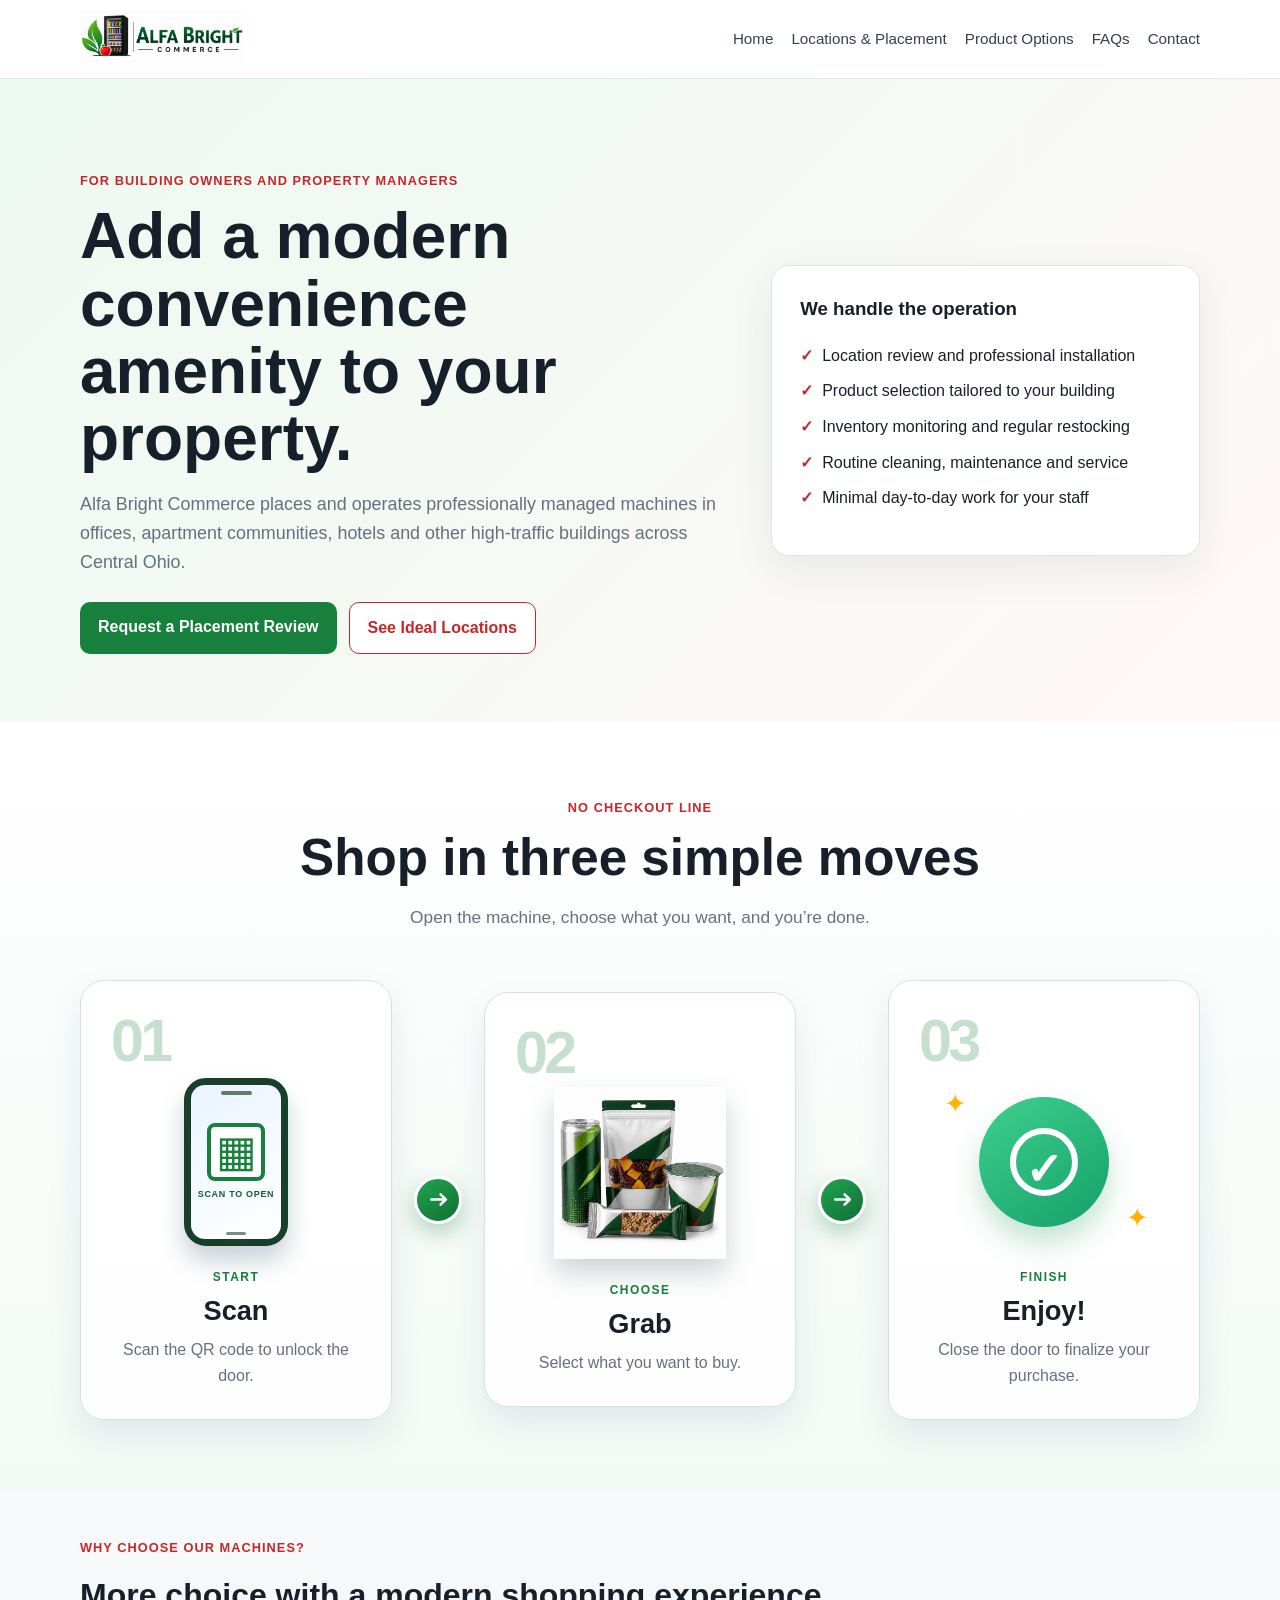
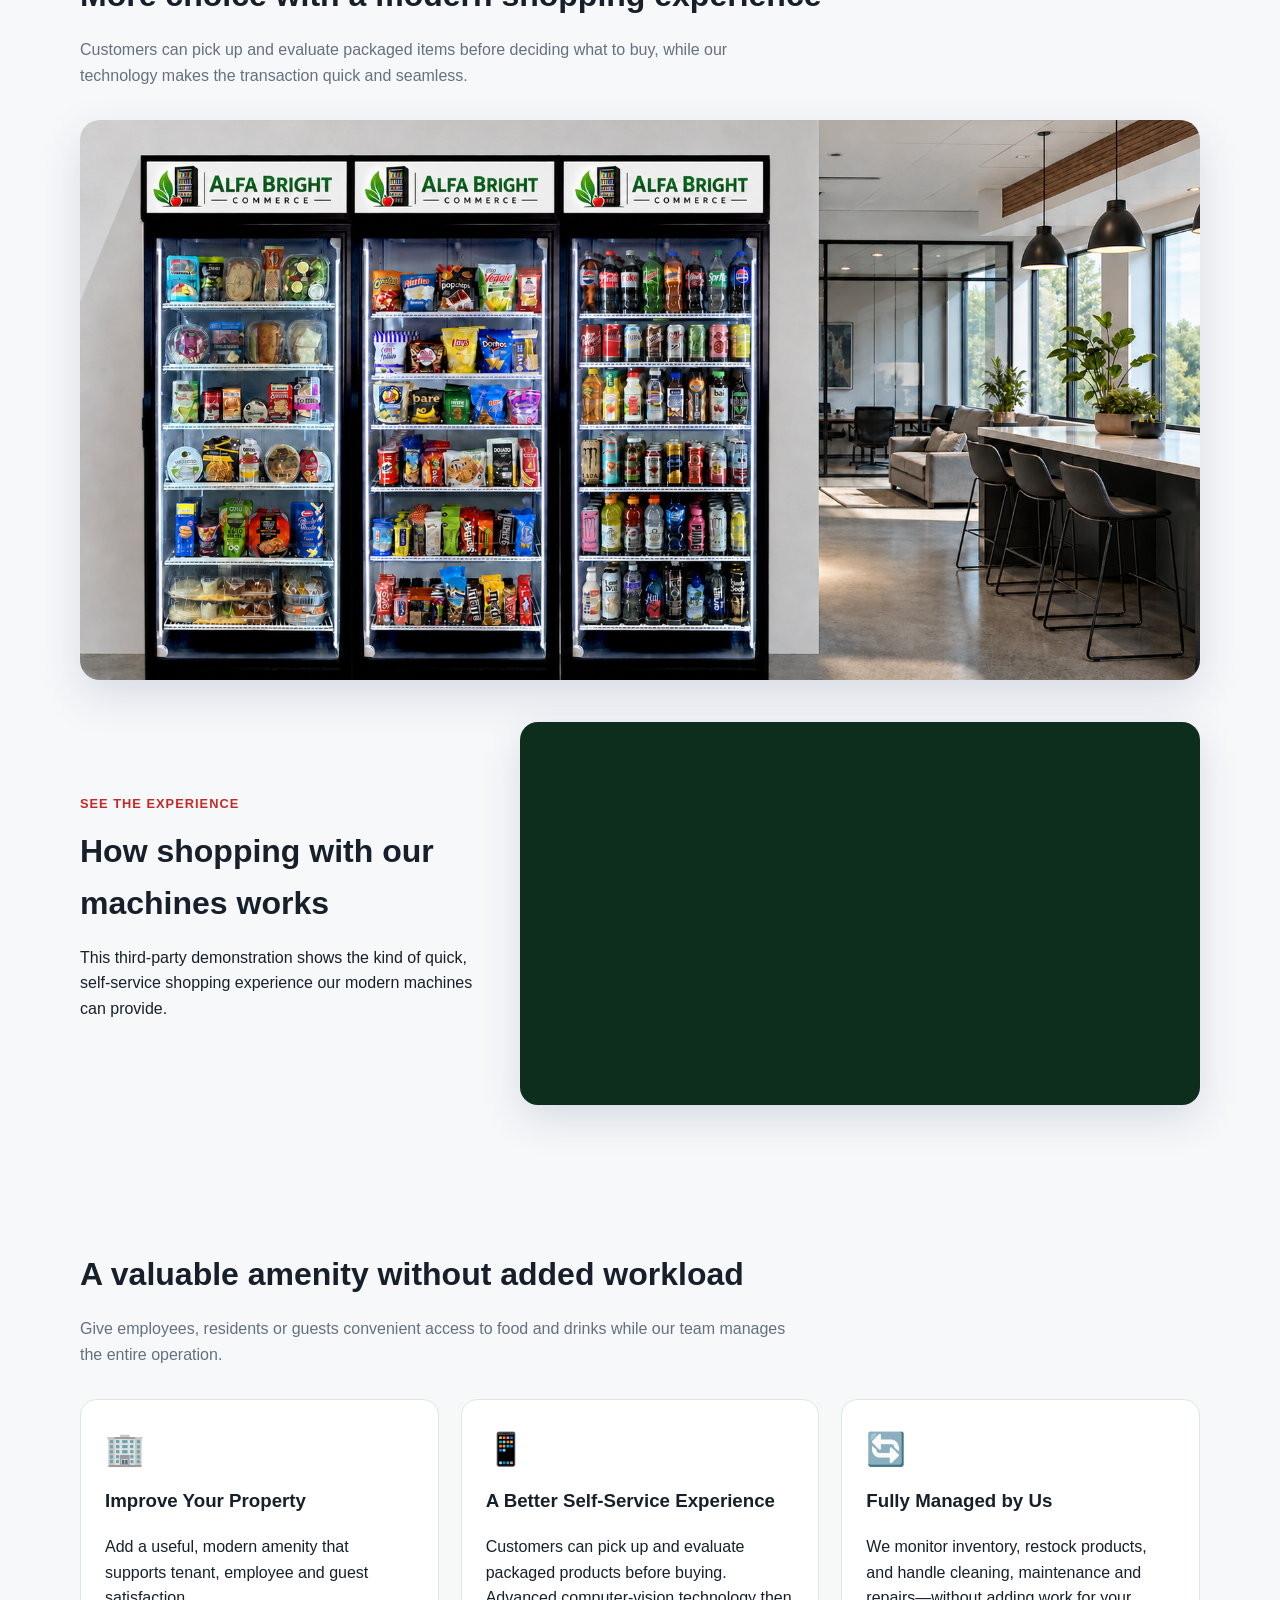
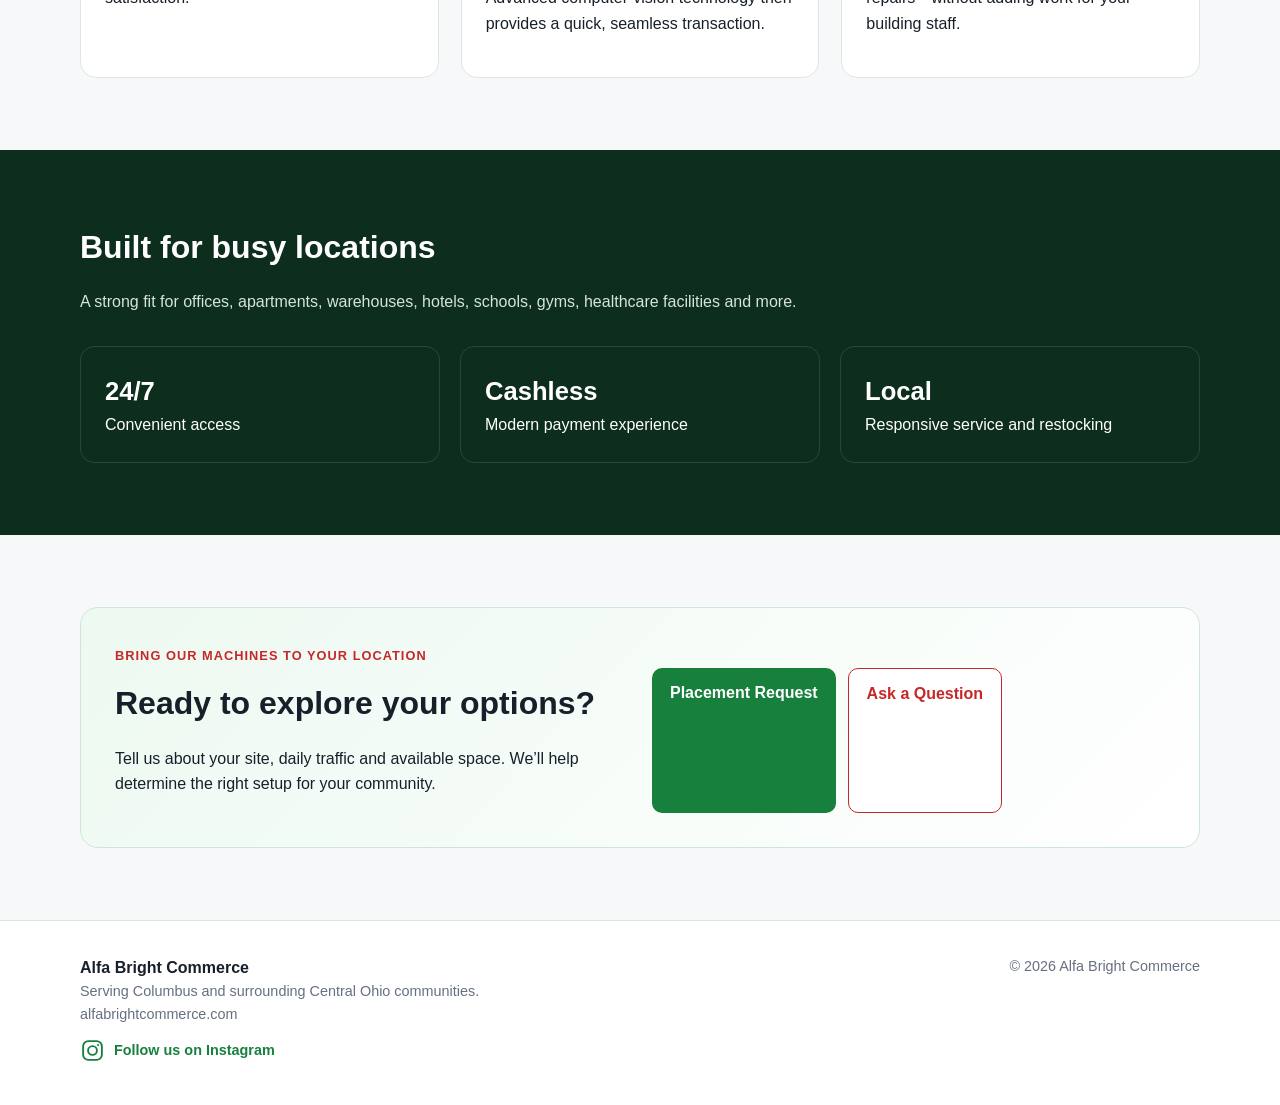
<file: index.html>
<!doctype html><html lang="en"><head><meta charset="utf-8"><meta name="viewport" content="width=device-width,initial-scale=1"><title>Alfa Bright Commerce | Smart Vending & Micro Markets</title><meta name="description" content="Modern vending and unattended retail solutions for offices, apartments, gyms, hotels and workplaces."><link rel="stylesheet" href="styles.css?v=46"></head><body>
<header class="site-header"><div class="container nav"><a class="brand" href="index.html"><img src="alfa-bright-logo-products.png" alt="Alfa Bright Commerce"></a><button class="menu-btn">☰</button><nav class="nav-links"><a href="index.html">Home</a><a href="locations.html">Locations &amp; Placement</a><a href="products.html">Product Options</a><a href="faqs.html">FAQs</a><a href="contact.html">Contact</a></nav></div></header>
<main><section class="hero"><div class="container hero-grid"><div><span class="eyebrow">For building owners and property managers</span><h1>Add a modern convenience amenity to your property.</h1><p>Alfa Bright Commerce places and operates professionally managed machines in offices, apartment communities, hotels and other high-traffic buildings across Central Ohio.</p><div class="actions"><a class="btn" href="locations.html#placement-request">Request a Placement Review</a><a class="btn secondary" href="locations.html#location-candidates">See Ideal Locations</a></div></div><aside class="hero-card"><h3>We handle the operation</h3><ul class="checks"><li>Location review and professional installation</li><li>Product selection tailored to your building</li><li>Inventory monitoring and regular restocking</li><li>Routine cleaning, maintenance and service</li><li>Minimal day-to-day work for your staff</li></ul></aside></div></section>
<section class="section process-section"><div class="container"><div class="process-intro"><span class="eyebrow">No checkout line</span><h2>Shop in three simple moves</h2><p>Open the machine, choose what you want, and you’re done.</p></div><div class="process-flow"><div class="process-item"><div class="process-number">01</div><div class="process-art phone-art" aria-hidden="true"><div class="phone-speaker"></div><div class="phone-screen"><div class="qr-shape">▦</div><strong>SCAN TO OPEN</strong></div><div class="phone-home"></div></div><div class="process-copy"><span class="process-label">Start</span><h3>Scan</h3><p>Scan the QR code to unlock the door.</p></div></div><div class="process-arrow" aria-hidden="true"><svg viewBox="0 0 24 24"><path d="M5 12h13M14 7l5 5-5 5"/></svg></div><div class="process-item"><div class="process-number">02</div><div class="process-art product-art"><img class="product-photo" src="energy-dried-fruit-green.png" alt="Sealed dried fruit, unopened yogurt, wrapped protein bar and energy drink can"></div><div class="process-copy"><span class="process-label">Choose</span><h3>Grab</h3><p>Select what you want to buy.</p></div></div><div class="process-arrow" aria-hidden="true"><svg viewBox="0 0 24 24"><path d="M5 12h13M14 7l5 5-5 5"/></svg></div><div class="process-item"><div class="process-number">03</div><div class="process-art enjoy-art" aria-hidden="true"><span class="spark one">✦</span><div class="enjoy-face"><span>✓</span></div><span class="spark two">✦</span></div><div class="process-copy"><span class="process-label">Finish</span><h3>Enjoy!</h3><p>Close the door to finalize your purchase.</p></div></div></div></div></section>
<section class="section media-showcase" id="why-our-machines"><div class="container"><span class="eyebrow">Why choose our machines?</span><h2>More choice with a modern shopping experience</h2><p class="section-intro">Customers can pick up and evaluate packaged items before deciding what to buy, while our technology makes the transaction quick and seamless.</p><img class="smartmart-photo" src="alfa-bright-office-logo-signs.png" alt="Three glass-front machines stocked with fresh food, snacks and drinks in a modern office break room"><div class="video-block"><div><span class="eyebrow">See the experience</span><h2>How shopping with our machines works</h2><p>This third-party demonstration shows the kind of quick, self-service shopping experience our modern machines can provide.</p></div><div class="video-frame"><iframe src="https://player.vimeo.com/video/1098318710?h=a0dbe9f97d" title="machine shopping demonstration" allow="autoplay; fullscreen; picture-in-picture" allowfullscreen></iframe></div></div></div></section>
<section class="section"><div class="container"><h2>A valuable amenity without added workload</h2><p class="section-intro">Give employees, residents or guests convenient access to food and drinks while our team manages the entire operation.</p><div class="grid-3"><div class="card"><div class="icon">🏢</div><h3>Improve Your Property</h3><p>Add a useful, modern amenity that supports tenant, employee and guest satisfaction.</p></div><div class="card"><div class="icon">📱</div><h3>A Better Self-Service Experience</h3><p>Customers can pick up and evaluate packaged products before buying. Advanced computer-vision technology then provides a quick, seamless transaction.</p></div><div class="card"><div class="icon">🔄</div><h3>Fully Managed by Us</h3><p>We monitor inventory, restock products, and handle cleaning, maintenance and repairs—without adding work for your building staff.</p></div></div></div></section>
<section class="section band"><div class="container"><h2>Built for busy locations</h2><p class="section-intro">A strong fit for offices, apartments, warehouses, hotels, schools, gyms, healthcare facilities and more.</p><div class="stats"><div class="stat"><strong>24/7</strong><span>Convenient access</span></div><div class="stat"><strong>Cashless</strong><span>Modern payment experience</span></div><div class="stat"><strong>Local</strong><span>Responsive service and restocking</span></div></div></div></section>
<section class="section"><div class="container cta-panel"><div class="grid-2"><div><span class="eyebrow">Bring our machines to your location</span><h2>Ready to explore your options?</h2><p>Tell us about your site, daily traffic and available space. We’ll help determine the right setup for your community.</p></div><div class="actions"><a class="btn" href="locations.html#placement-request">Placement Request</a><a class="btn secondary" href="contact.html">Ask a Question</a></div></div></div></section>
</main>
<footer class="footer"><div class="container footer-grid"><div><strong>Alfa Bright Commerce</strong><div class="small">Serving Columbus and surrounding Central Ohio communities.<br><span class="small">alfabrightcommerce.com</span></div></div><div class="small">© <span data-year></span> Alfa Bright Commerce</div></div></footer><script src="script.js?v=46"></script></body></html>
</file>
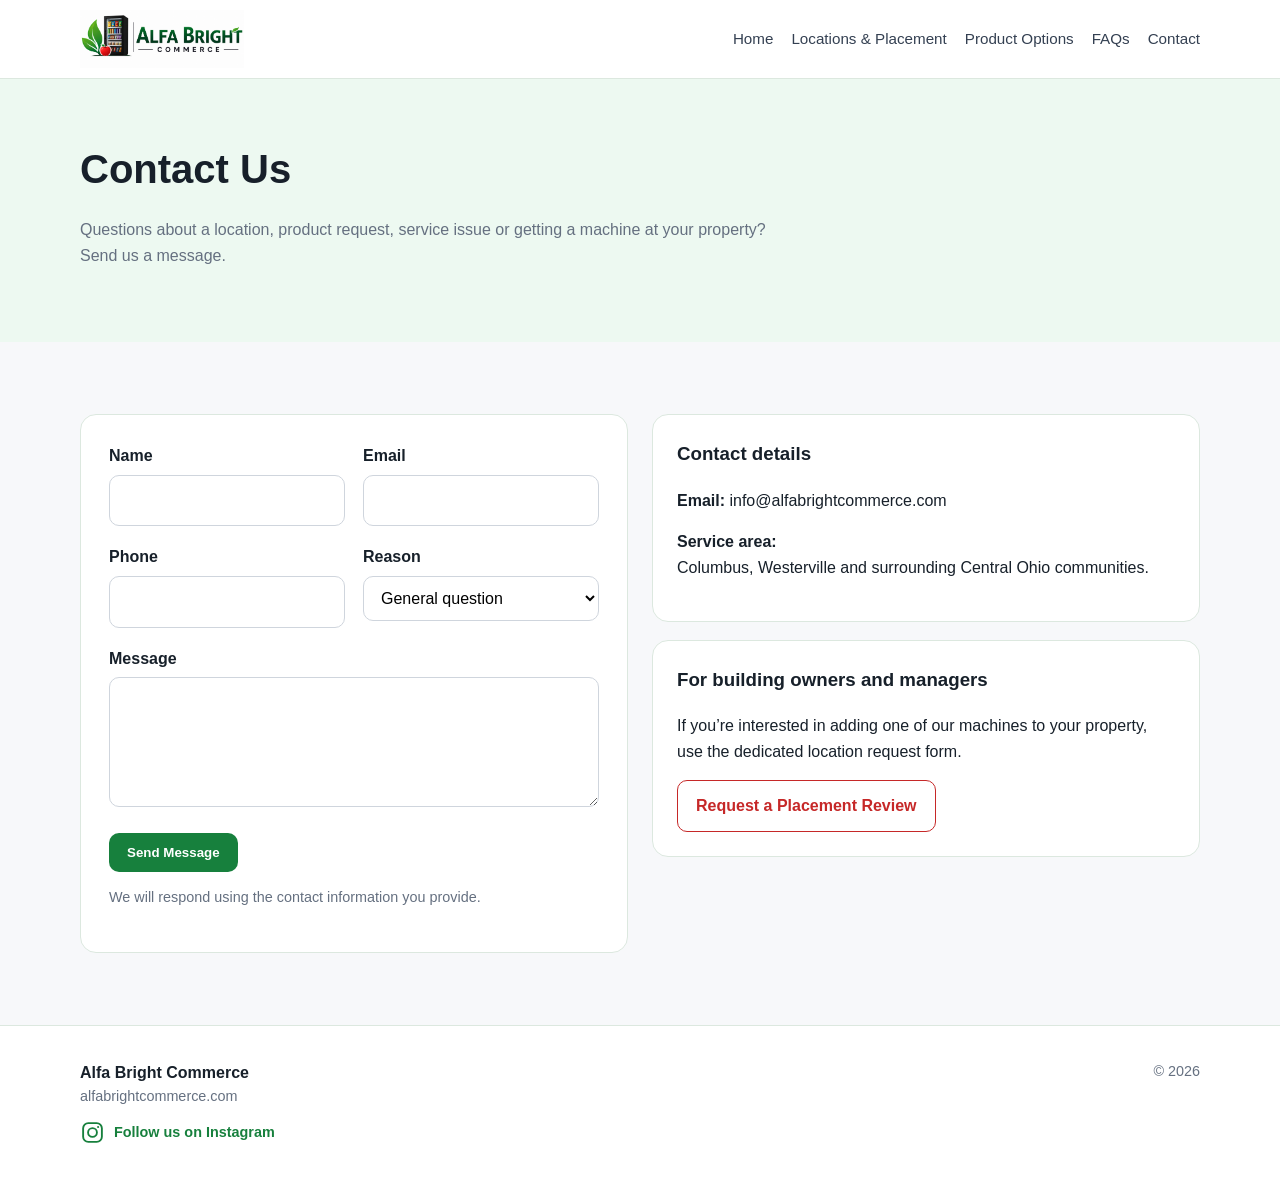
<file: contact.html>
<!doctype html><html lang="en"><head><meta charset="utf-8"><meta name="viewport" content="width=device-width,initial-scale=1"><title>Contact | Alfa Bright Commerce</title><link rel="stylesheet" href="styles.css?v=46"></head><body><header class="site-header"><div class="container nav"><a class="brand" href="index.html"><img src="alfa-bright-logo-products.png" alt="Alfa Bright Commerce"></a><button class="menu-btn">☰</button><nav class="nav-links"><a href="index.html">Home</a><a href="locations.html">Locations &amp; Placement</a><a href="products.html">Product Options</a><a href="faqs.html">FAQs</a><a href="contact.html">Contact</a></nav></div></header><main><section class="page-hero"><div class="container"><h1>Contact Us</h1><p>Questions about a location, product request, service issue or getting a machine at your property? Send us a message.</p></div></section><section class="section"><div class="container grid-2"><div class="form"><form action="https://formsubmit.co/info@alfabrightcommerce.com" method="POST"><div class="form-grid"><div class="field"><label>Name</label><input name="name" required></div><div class="field"><label>Email</label><input type="email" name="email" required></div><div class="field"><label>Phone</label><input name="phone"></div><div class="field"><label>Reason</label><select name="reason"><option>General question</option><option>Property placement inquiry</option><option>Service issue</option><option>Business location inquiry</option></select></div><div class="field full"><label>Message</label><textarea name="message" required></textarea></div><div class="full"><button class="btn" type="submit">Send Message</button><p class="note">We will respond using the contact information you provide.</p></div></div></form></div><div><div class="card"><h3>Contact details</h3><p><strong>Email:</strong> info@alfabrightcommerce.com</p><p><strong>Service area:</strong><br>Columbus, Westerville and surrounding Central Ohio communities.</p></div><div class="card" style="margin-top:18px"><h3>For building owners and managers</h3><p>If you’re interested in adding one of our machines to your property, use the dedicated location request form.</p><a class="btn secondary" href="locations.html#placement-request">Request a Placement Review</a></div></div></div></section></main><footer class="footer"><div class="container footer-grid"><div><strong>Alfa Bright Commerce</strong><div class="small">alfabrightcommerce.com</div></div><div class="small">© <span data-year></span></div></div></footer><script src="script.js?v=46"></script></body></html>
</file>
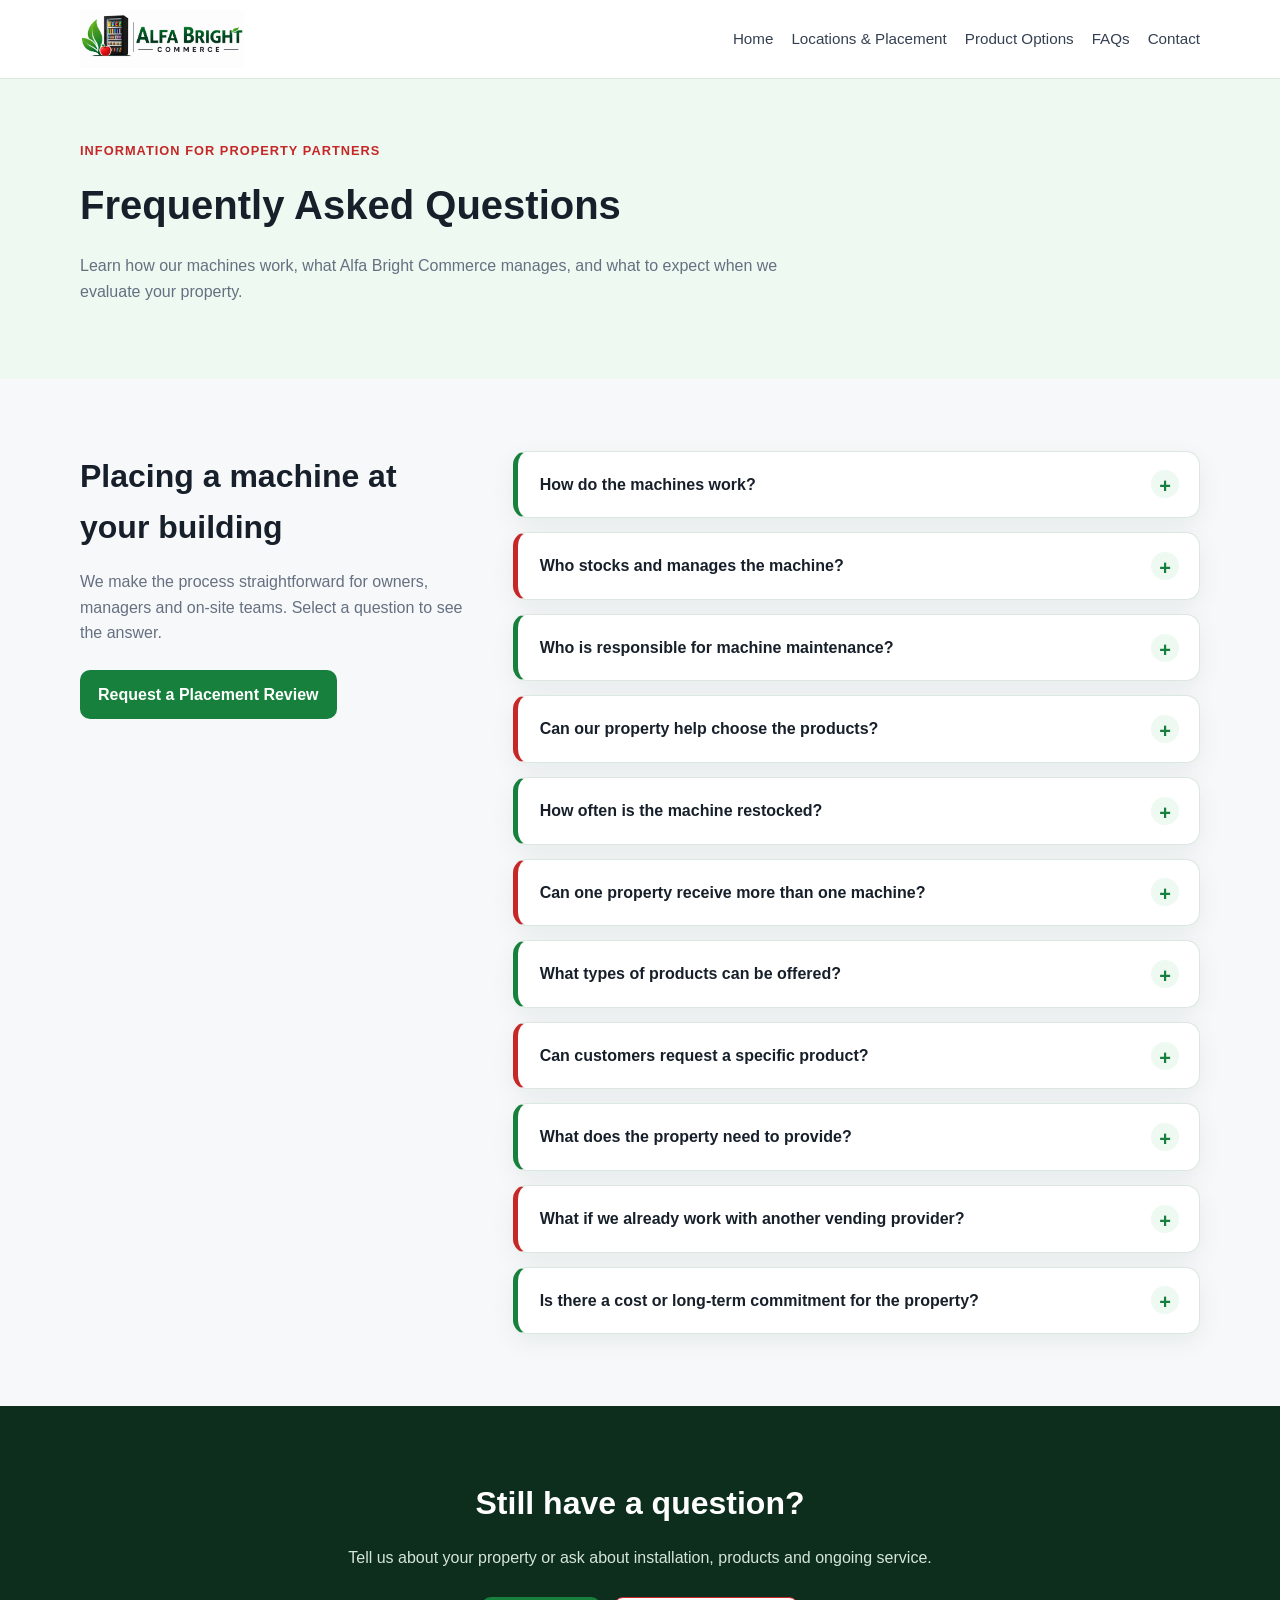
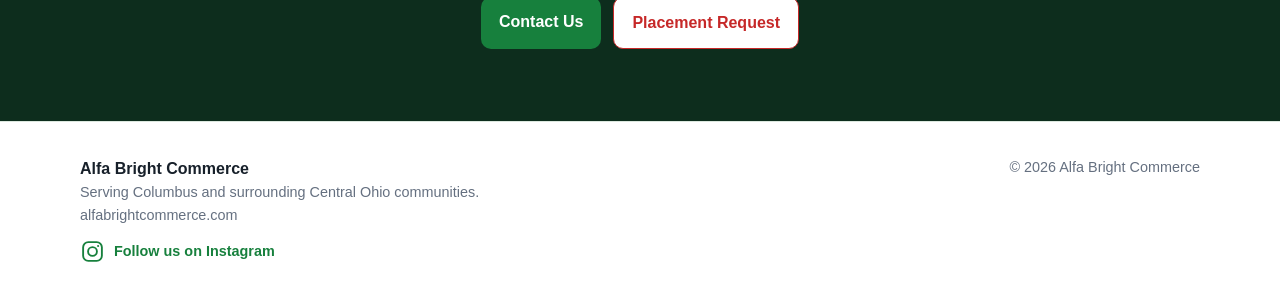
<file: faqs.html>
<!doctype html><html lang="en"><head><meta charset="utf-8"><meta name="viewport" content="width=device-width,initial-scale=1"><title>FAQs | Alfa Bright Commerce</title><meta name="description" content="Answers for building owners and property managers considering an Alfa Bright Commerce machine placement."><link rel="stylesheet" href="styles.css?v=46"></head><body>
<header class="site-header"><div class="container nav"><a class="brand" href="index.html"><img src="alfa-bright-logo-products.png" alt="Alfa Bright Commerce"></a><button class="menu-btn">☰</button><nav class="nav-links"><a href="index.html">Home</a><a href="locations.html">Locations &amp; Placement</a><a href="products.html">Product Options</a><a href="faqs.html">FAQs</a><a href="contact.html">Contact</a></nav></div></header>
<main><section class="page-hero"><div class="container"><span class="eyebrow">Information for property partners</span><h1>Frequently Asked Questions</h1><p>Learn how our machines work, what Alfa Bright Commerce manages, and what to expect when we evaluate your property.</p></div></section>
<section class="section"><div class="container faq-layout"><div class="faq-intro"><h2>Placing a machine at your building</h2><p>We make the process straightforward for owners, managers and on-site teams. Select a question to see the answer.</p><a class="btn" href="locations.html#placement-request">Request a Placement Review</a></div><div class="faq-list">
<details><summary>How do the machines work?</summary><p>Our glass-front, self-service machines give customers access to packaged food, snacks and drinks. A customer scans the QR code to unlock the door, selects items and closes the door to complete the purchase. Computer-vision technology helps identify the products selected.</p></details>
<details><summary>Who stocks and manages the machine?</summary><p>Alfa Bright Commerce handles product selection, stocking, inventory monitoring, routine cleaning, maintenance and service. Your staff does not need to operate or restock it.</p></details>
<details><summary>Who is responsible for machine maintenance?</summary><p>Alfa Bright Commerce is fully responsible for routine maintenance, repairs and service. Your building owner, manager and staff are not expected to maintain or repair the machine. If an issue occurs, simply contact us and our team will handle it.</p></details>
<details><summary>Can our property help choose the products?</summary><p>Yes. We tailor our offering to meet the needs of your customers and visitors, then adjust selections based on demand and requests.</p></details>
<details><summary>How often is the machine restocked?</summary><p>Restocking depends on traffic and product demand at each location. We monitor inventory and schedule service to keep popular products available and the machine presentable.</p></details>
<details><summary>Can one property receive more than one machine?</summary><p>Yes, when traffic, space and demand support it. We can evaluate multiple floors, buildings or common areas and recommend an appropriate configuration.</p></details>
<details><summary>What types of products can be offered?</summary><p>Options may include cold drinks, snacks, candy, protein items, nuts, packaged breakfast choices, salads, lunch-style items and other sealed convenience products appropriate for the location.</p></details>
<details><summary>Can customers request a specific product?</summary><p>Yes. Customers can use the <a class="faq-link" href="products.html#product-request">Product Options page</a> to identify their machine or building and submit a request. We review availability, packaging, demand and suitability before deciding whether to add it.</p></details>
<details><summary>What does the property need to provide?</summary><p>A secure and accessible indoor area, appropriate floor space and reliable electrical service are typically required. We review these details during the placement evaluation.</p></details>
<details><summary>What if we already work with another vending provider?</summary><p>Share any existing arrangement during the review. We can discuss whether our machine can complement your current service, but your property should confirm that doing so is permitted under any existing agreement.</p></details>
<details><summary>Is there a cost or long-term commitment for the property?</summary><p>Our standard placement is designed to provide the amenity without equipment, stocking or routine-service costs to the property. Any placement terms will be clearly reviewed with you before installation.</p></details>
</div></div></section>
<section class="section band quote-band"><div class="container"><h2>Still have a question?</h2><p>Tell us about your property or ask about installation, products and ongoing service.</p><div class="actions faq-actions"><a class="btn" href="contact.html">Contact Us</a><a class="btn secondary" href="locations.html#placement-request">Placement Request</a></div></div></section></main>
<footer class="footer"><div class="container footer-grid"><div><strong>Alfa Bright Commerce</strong><div class="small">Serving Columbus and surrounding Central Ohio communities.<br>alfabrightcommerce.com</div></div><div class="small">© <span data-year></span> Alfa Bright Commerce</div></div></footer><script src="script.js?v=46"></script></body></html>
</file>
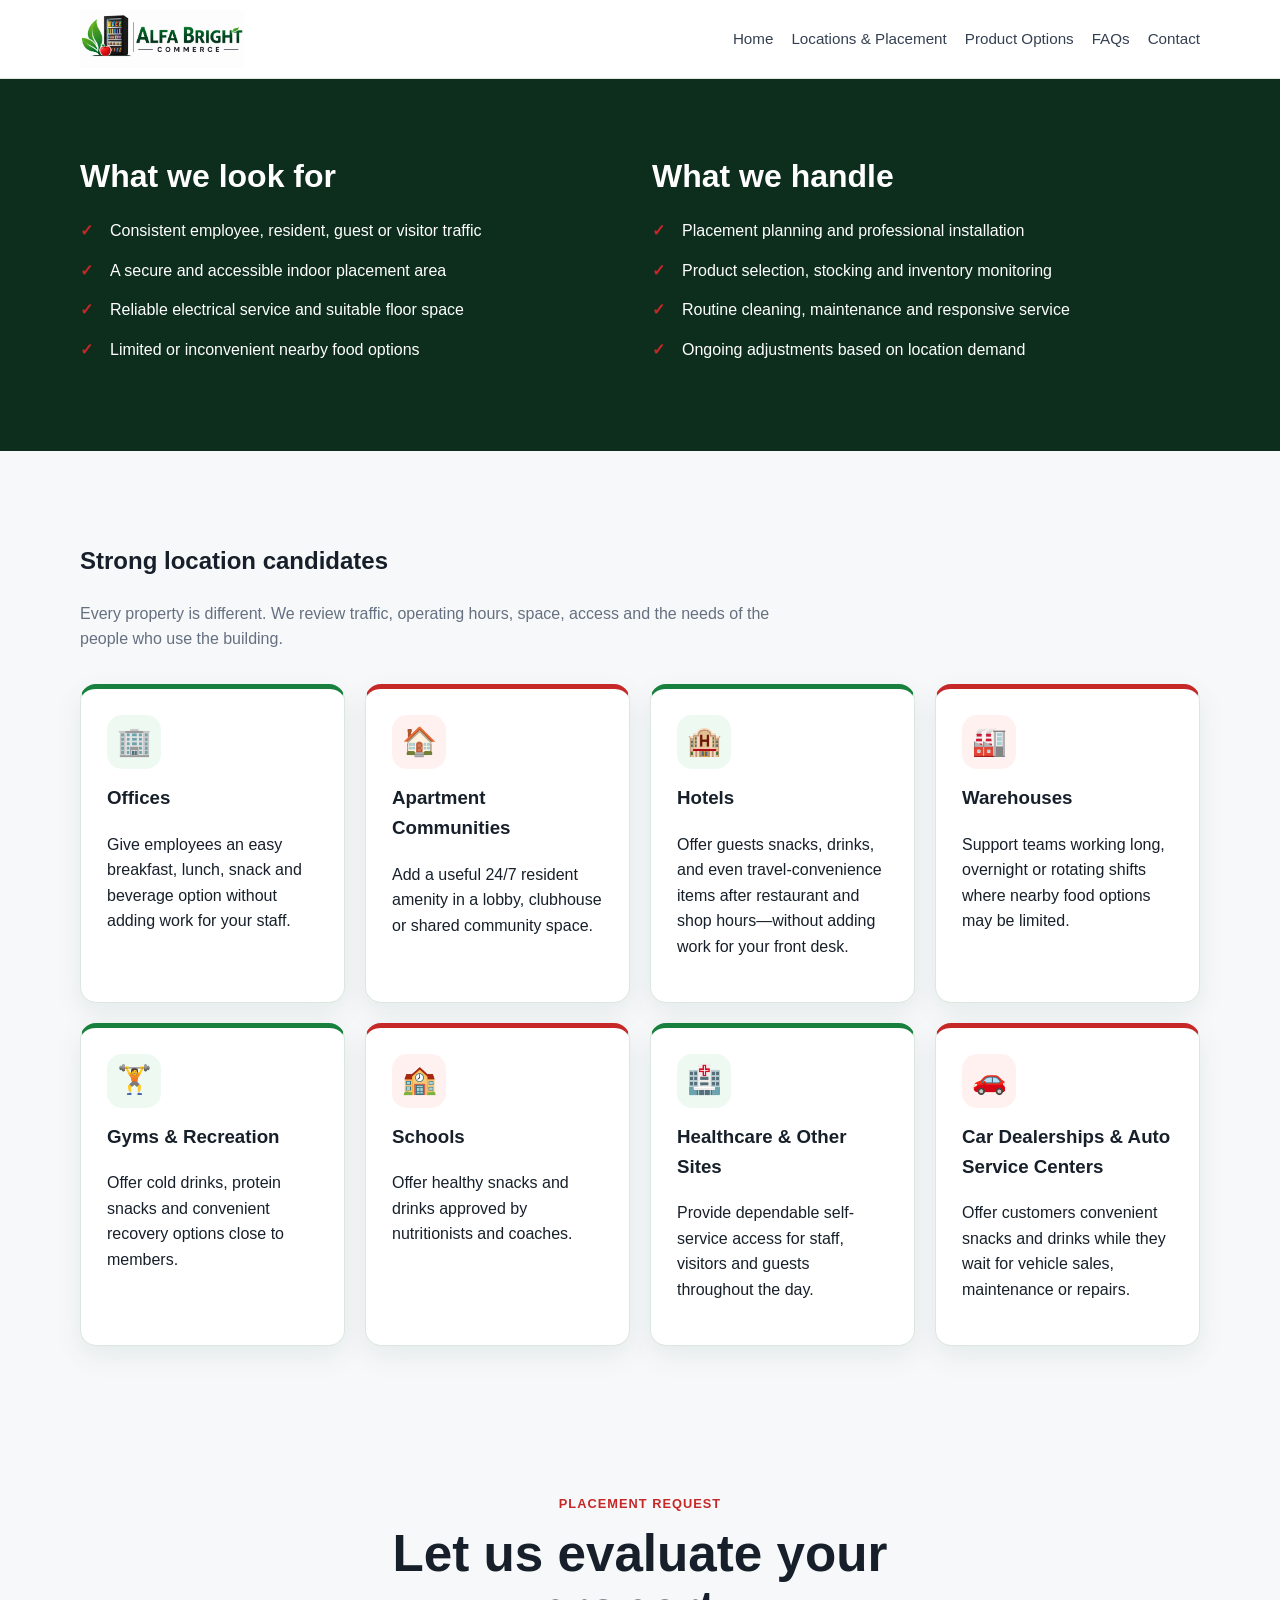
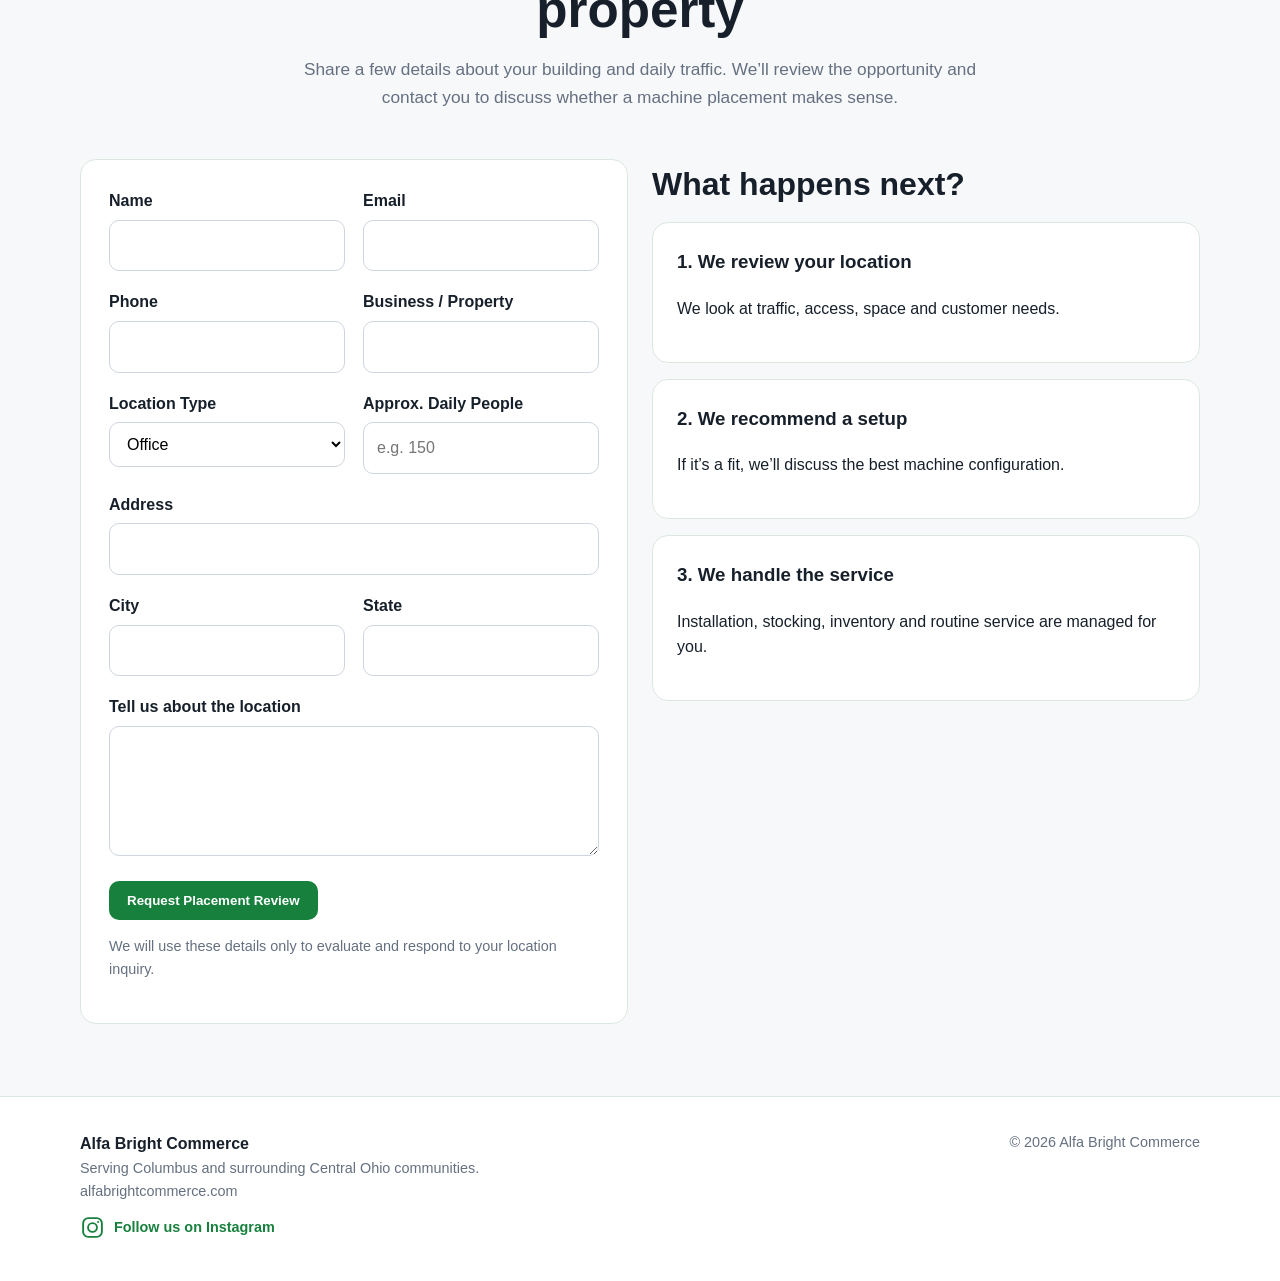
<file: get-a-machine.html>
<!doctype html><html lang="en"><head><meta charset="utf-8"><meta name="viewport" content="width=device-width,initial-scale=1"><title>Placement Request | Alfa Bright Commerce</title><meta http-equiv="refresh" content="0; url=locations.html#placement-request"><link rel="canonical" href="locations.html#placement-request"><script>location.replace('locations.html#placement-request')</script></head><body><p>The placement form is now on our <a href="locations.html#placement-request">Locations &amp; Placement page</a>.</p></body></html>
</file>
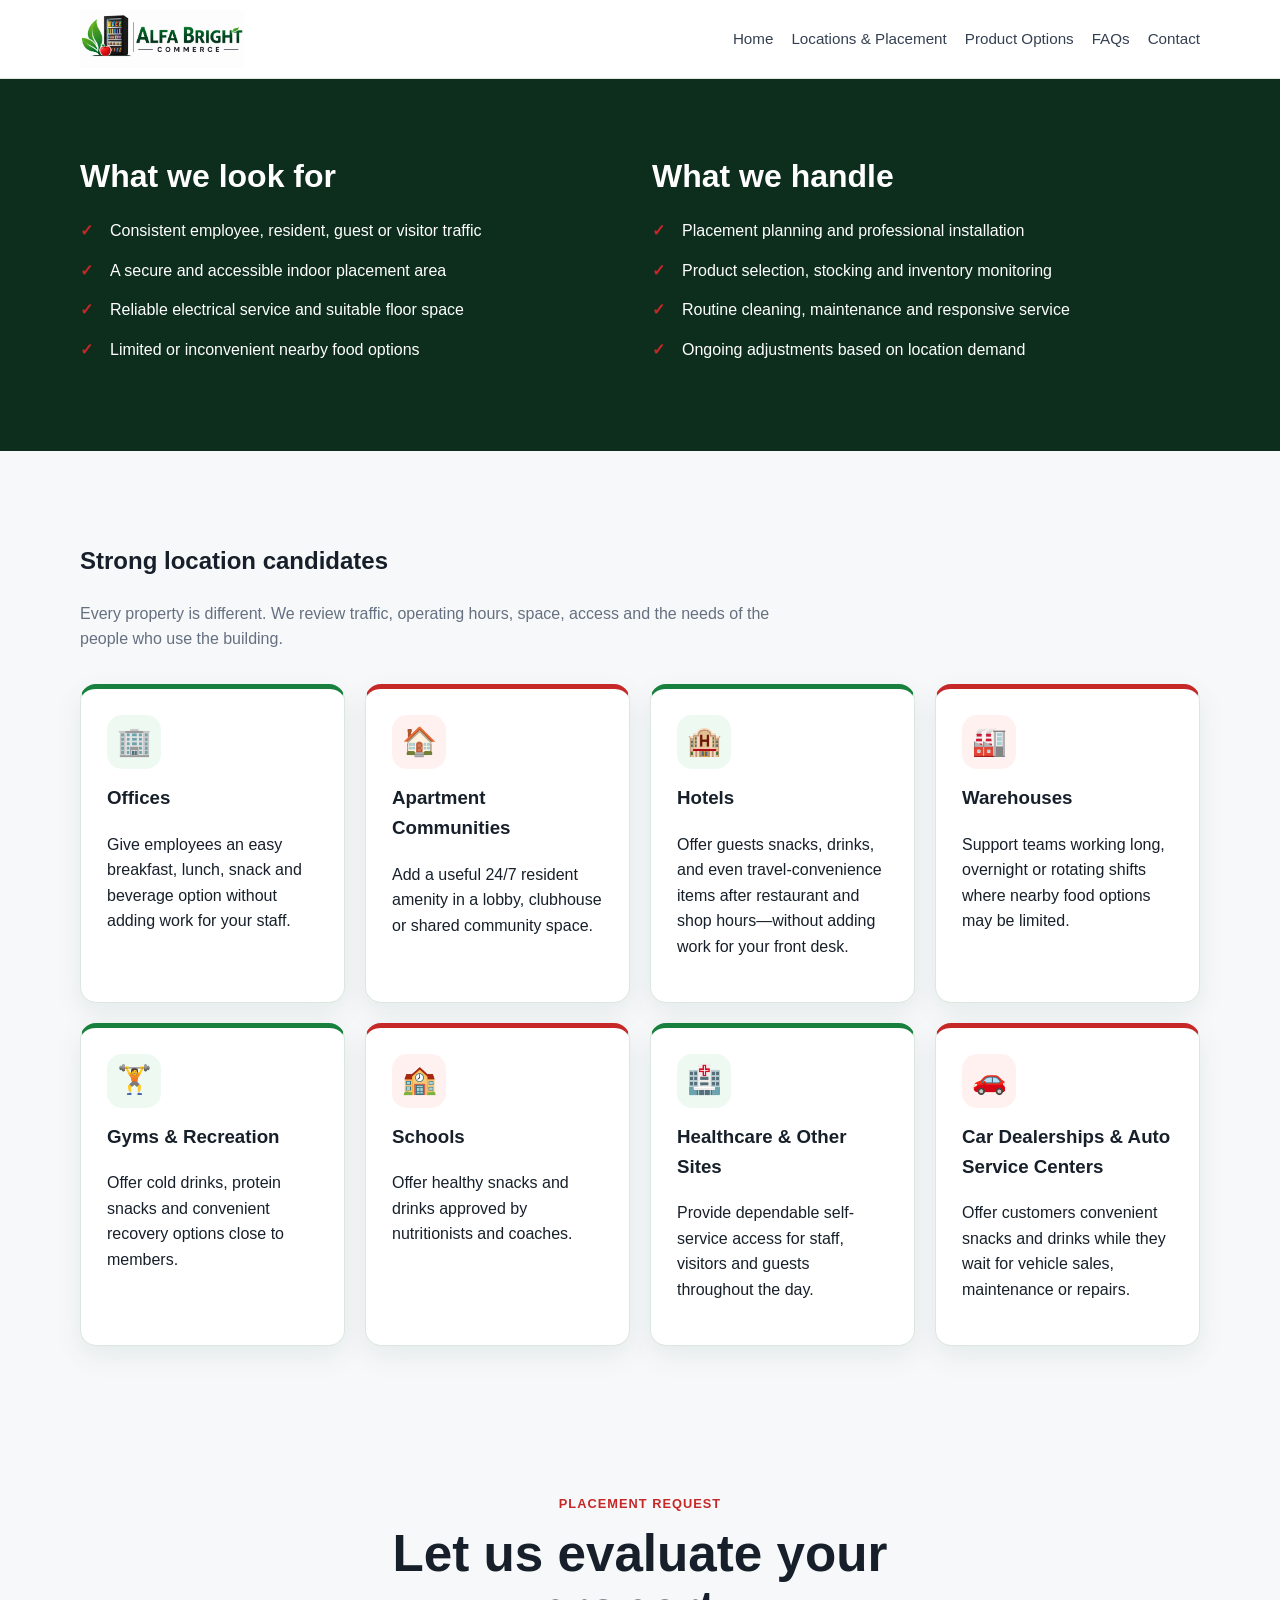
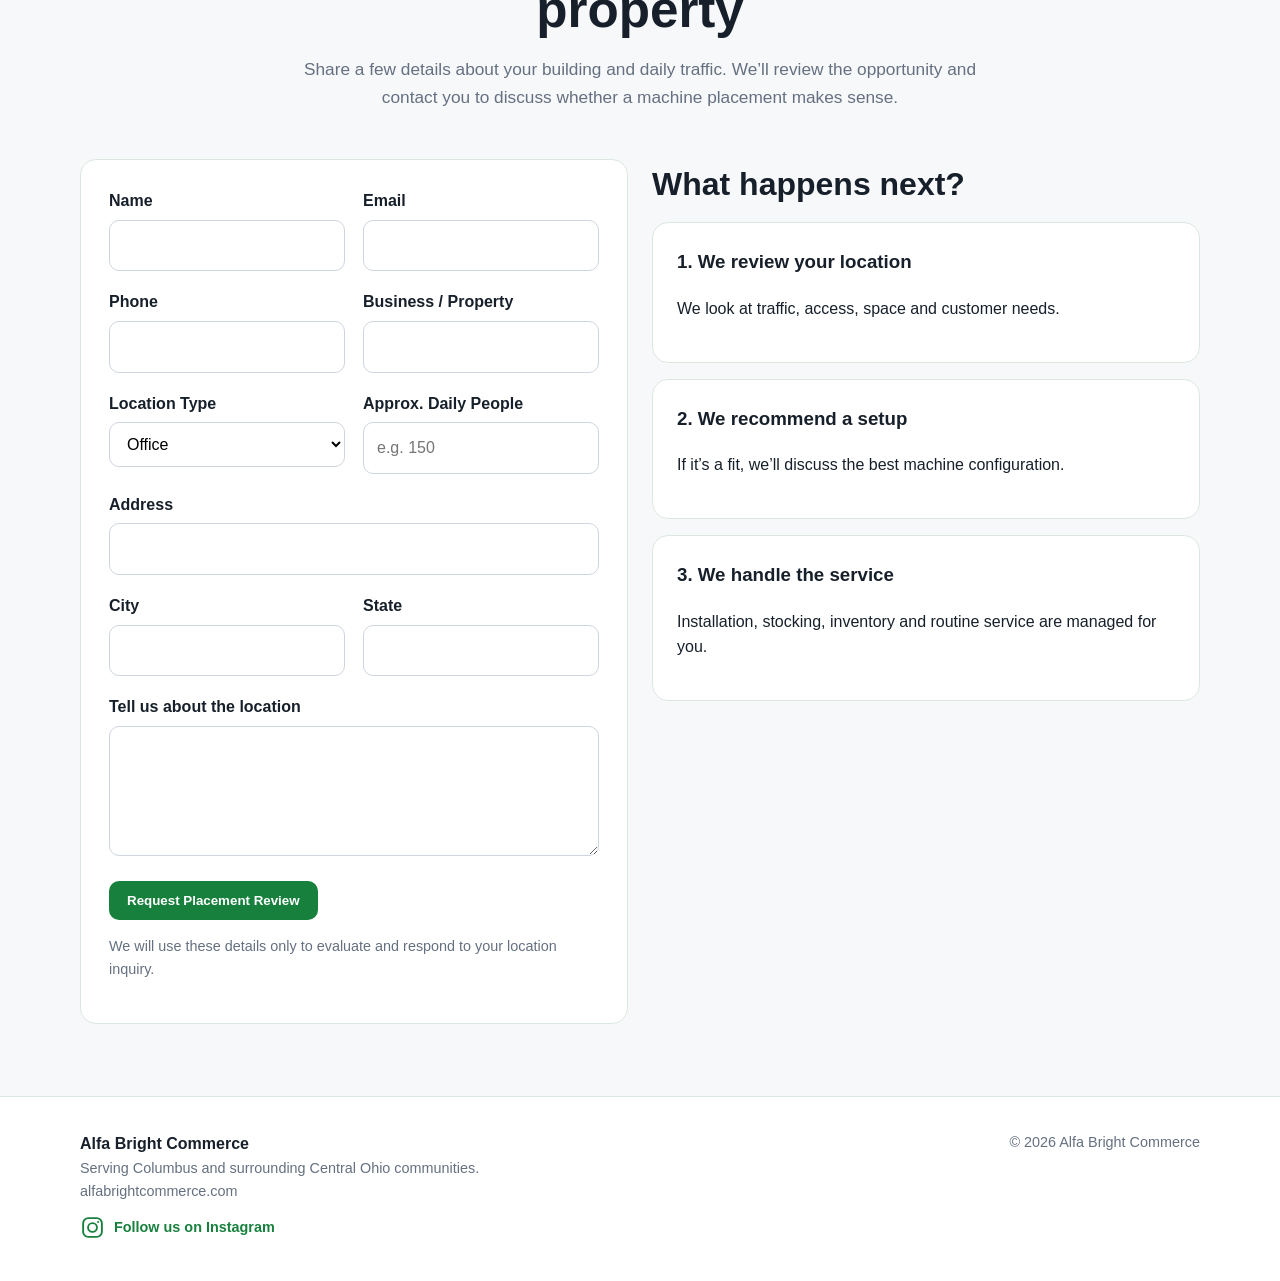
<file: locations.html>
<!doctype html><html lang="en"><head><meta charset="utf-8"><meta name="viewport" content="width=device-width,initial-scale=1"><title>Ideal Locations | Alfa Bright Commerce</title><meta name="description" content="See which offices, apartments, hotels and other properties are a strong fit for a professionally managed machine."><link rel="stylesheet" href="styles.css?v=46"></head><body>
<header class="site-header"><div class="container nav"><a class="brand" href="index.html"><img src="alfa-bright-logo-products.png" alt="Alfa Bright Commerce"></a><button class="menu-btn">☰</button><nav class="nav-links"><a href="index.html">Home</a><a href="locations.html">Locations &amp; Placement</a><a href="products.html">Product Options</a><a href="faqs.html">FAQs</a><a href="contact.html">Contact</a></nav></div></header>
<main><section class="section band"><div class="container grid-2"><div><h2>What we look for</h2><ul class="feature-list"><li>Consistent employee, resident, guest or visitor traffic</li><li>A secure and accessible indoor placement area</li><li>Reliable electrical service and suitable floor space</li><li>Limited or inconvenient nearby food options</li></ul></div><div><h2>What we handle</h2><ul class="feature-list"><li>Placement planning and professional installation</li><li>Product selection, stocking and inventory monitoring</li><li>Routine cleaning, maintenance and responsive service</li><li>Ongoing adjustments based on location demand</li></ul></div></div></section>
<section class="section" id="location-candidates"><div class="container"><h1>Strong location candidates</h1><p class="section-intro">Every property is different. We review traffic, operating hours, space, access and the needs of the people who use the building.</p><div class="location-grid"><div class="card"><div class="icon">🏢</div><h3>Offices</h3><p>Give employees an easy breakfast, lunch, snack and beverage option without adding work for your staff.</p></div><div class="card"><div class="icon">🏠</div><h3>Apartment Communities</h3><p>Add a useful 24/7 resident amenity in a lobby, clubhouse or shared community space.</p></div><div class="card"><div class="icon">🏨</div><h3>Hotels</h3><p>Offer guests snacks, drinks, and even travel-convenience items after restaurant and shop hours—without adding work for your front desk.</p></div><div class="card"><div class="icon">🏭</div><h3>Warehouses</h3><p>Support teams working long, overnight or rotating shifts where nearby food options may be limited.</p></div><div class="card"><div class="icon">🏋️</div><h3>Gyms & Recreation</h3><p>Offer cold drinks, protein snacks and convenient recovery options close to members.</p></div><div class="card"><div class="icon">🏫</div><h3>Schools</h3><p>Offer healthy snacks and drinks approved by nutritionists and coaches.</p></div><div class="card"><div class="icon">🏥</div><h3>Healthcare & Other Sites</h3><p>Provide dependable self-service access for staff, visitors and guests throughout the day.</p></div><div class="card"><div class="icon">🚗</div><h3>Car Dealerships & Auto Service Centers</h3><p>Offer customers convenient snacks and drinks while they wait for vehicle sales, maintenance or repairs.</p></div></div></div></section>
<section class="section" id="placement-request"><div class="container"><div class="process-intro"><span class="eyebrow">Placement request</span><h2>Let us evaluate your property</h2><p>Share a few details about your building and daily traffic. We’ll review the opportunity and contact you to discuss whether a machine placement makes sense.</p></div><div class="grid-2"><div class="form"><form action="https://formsubmit.co/info@alfabrightcommerce.com" method="POST"><div class="form-grid"><div class="field"><label>Name</label><input name="name" required></div><div class="field"><label>Email</label><input type="email" name="email" required></div><div class="field"><label>Phone</label><input name="phone"></div><div class="field"><label>Business / Property</label><input name="business"></div><div class="field"><label>Location Type</label><select name="type"><option>Office</option><option>Apartment / Residential</option><option>Warehouse / Industrial</option><option>Gym / Recreation</option><option>Hotel</option><option>School</option><option>Healthcare</option><option>Car Dealership / Auto Service</option><option>Other</option></select></div><div class="field"><label for="daily-people">Approx. Daily People</label><input id="daily-people" type="number" name="daily_people" min="1" step="1" placeholder="e.g. 150" required></div><div class="field full"><label>Address</label><input name="address"></div><div class="field"><label for="city">City</label><input id="city" name="city" autocomplete="address-level2" required></div><div class="field"><label for="state">State</label><input id="state" name="state" autocomplete="address-level1" required></div><div class="field full"><label>Tell us about the location</label><textarea name="message"></textarea></div><div class="full"><button class="btn" type="submit">Request Placement Review</button><p class="note">We will use these details only to evaluate and respond to your location inquiry.</p></div></div></form></div><div><h2>What happens next?</h2><div class="card"><h3>1. We review your location</h3><p>We look at traffic, access, space and customer needs.</p></div><div class="card" style="margin-top:16px"><h3>2. We recommend a setup</h3><p>If it’s a fit, we’ll discuss the best machine configuration.</p></div><div class="card" style="margin-top:16px"><h3>3. We handle the service</h3><p>Installation, stocking, inventory and routine service are managed for you.</p></div></div></div></div></section></main>
<footer class="footer"><div class="container footer-grid"><div><strong>Alfa Bright Commerce</strong><div class="small">Serving Columbus and surrounding Central Ohio communities.<br>alfabrightcommerce.com</div></div><div class="small">© <span data-year></span> Alfa Bright Commerce</div></div></footer><script src="script.js?v=46"></script></body></html>
</file>
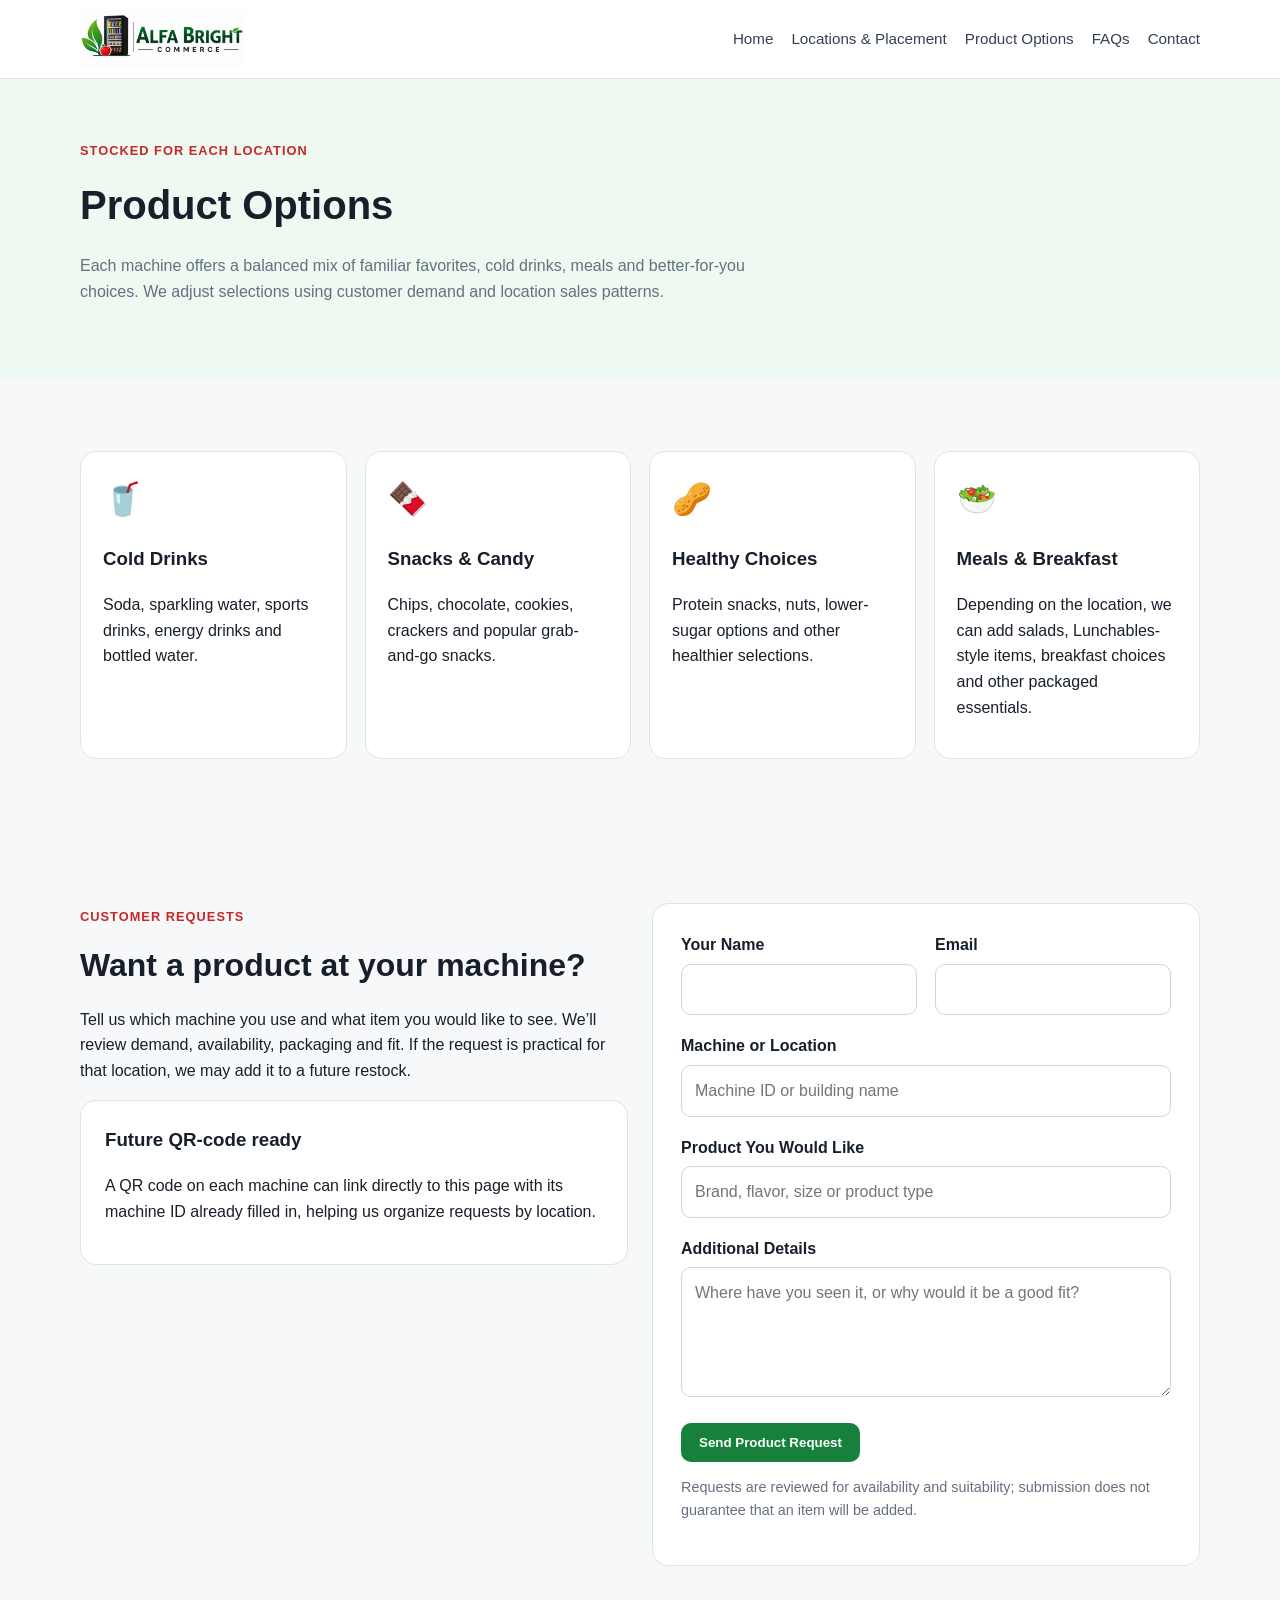
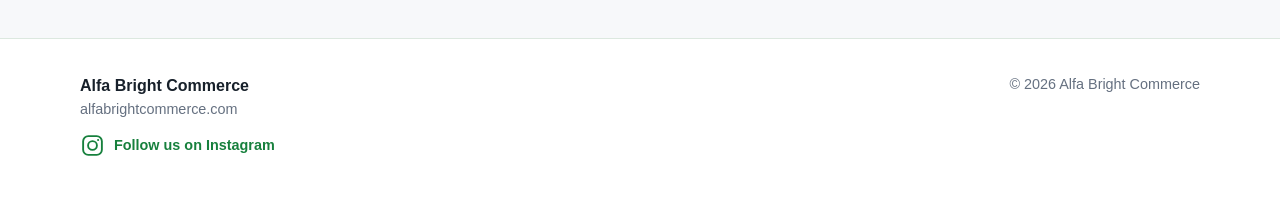
<file: products.html>
<!doctype html><html lang="en"><head><meta charset="utf-8"><meta name="viewport" content="width=device-width,initial-scale=1"><title>Product Options & Requests | Alfa Bright Commerce</title><meta name="description" content="Explore machine product categories and request an item for a specific Alfa Bright Commerce machine."><link rel="stylesheet" href="styles.css?v=46"></head><body>
<header class="site-header"><div class="container nav"><a class="brand" href="index.html"><img src="alfa-bright-logo-products.png" alt="Alfa Bright Commerce"></a><button class="menu-btn">☰</button><nav class="nav-links"><a href="index.html">Home</a><a href="locations.html">Locations &amp; Placement</a><a href="products.html">Product Options</a><a href="faqs.html">FAQs</a><a href="contact.html">Contact</a></nav></div></header>
<main><section class="page-hero"><div class="container"><span class="eyebrow">Stocked for each location</span><h1>Product Options</h1><p>Each machine offers a balanced mix of familiar favorites, cold drinks, meals and better-for-you choices. We adjust selections using customer demand and location sales patterns.</p></div></section>
<section class="section"><div class="container product-grid"><div class="product-card"><div class="icon">🥤</div><h3>Cold Drinks</h3><p>Soda, sparkling water, sports drinks, energy drinks and bottled water.</p></div><div class="product-card"><div class="icon">🍫</div><h3>Snacks & Candy</h3><p>Chips, chocolate, cookies, crackers and popular grab-and-go snacks.</p></div><div class="product-card"><div class="icon">🥜</div><h3>Healthy Choices</h3><p>Protein snacks, nuts, lower-sugar options and other healthier selections.</p></div><div class="product-card"><div class="icon">🥗</div><h3>Meals & Breakfast</h3><p>Depending on the location, we can add salads, Lunchables-style items, breakfast choices and other packaged essentials.</p></div></div></section>
<section class="section request-section" id="product-request"><div class="container grid-2"><div><span class="eyebrow">Customer requests</span><h2>Want a product at your machine?</h2><p>Tell us which machine you use and what item you would like to see. We’ll review demand, availability, packaging and fit. If the request is practical for that location, we may add it to a future restock.</p><div class="card"><h3>Future QR-code ready</h3><p>A QR code on each machine can link directly to this page with its machine ID already filled in, helping us organize requests by location.</p></div></div><div class="form"><form action="https://formsubmit.co/info@alfabrightcommerce.com" method="POST"><input type="hidden" name="_subject" value="machine product request"><div class="form-grid"><div class="field"><label for="request-name">Your Name</label><input id="request-name" name="name" required></div><div class="field"><label for="request-email">Email</label><input id="request-email" type="email" name="email" required></div><div class="field full"><label for="machine-id">Machine or Location</label><input id="machine-id" name="machine" placeholder="Machine ID or building name" required></div><div class="field full"><label for="requested-product">Product You Would Like</label><input id="requested-product" name="requested_product" placeholder="Brand, flavor, size or product type" required></div><div class="field full"><label for="request-details">Additional Details</label><textarea id="request-details" name="details" placeholder="Where have you seen it, or why would it be a good fit?"></textarea></div><div class="full"><button class="btn" type="submit">Send Product Request</button><p class="note">Requests are reviewed for availability and suitability; submission does not guarantee that an item will be added.</p></div></div></form></div></div></section></main>
<footer class="footer"><div class="container footer-grid"><div><strong>Alfa Bright Commerce</strong><div class="small">alfabrightcommerce.com</div></div><div class="small">© <span data-year></span> Alfa Bright Commerce</div></div></footer><script src="script.js?v=46"></script></body></html>
</file>
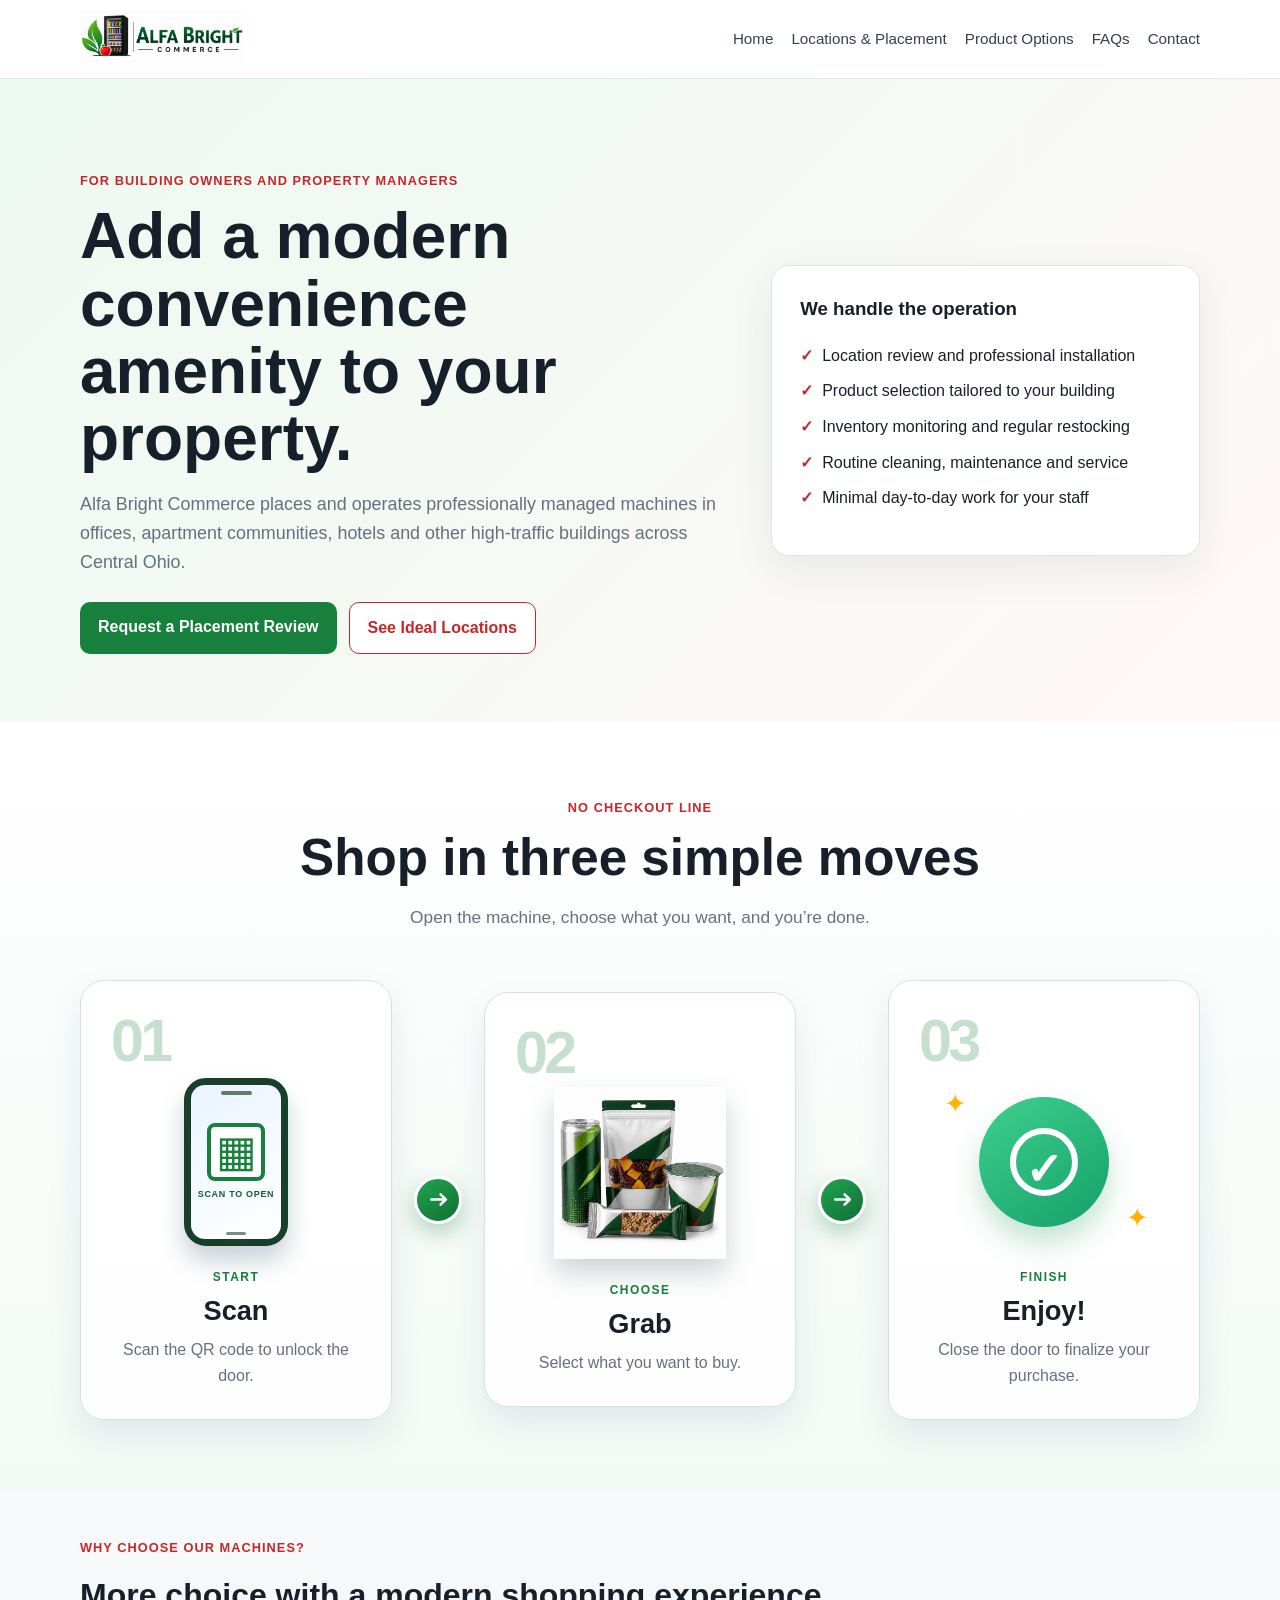
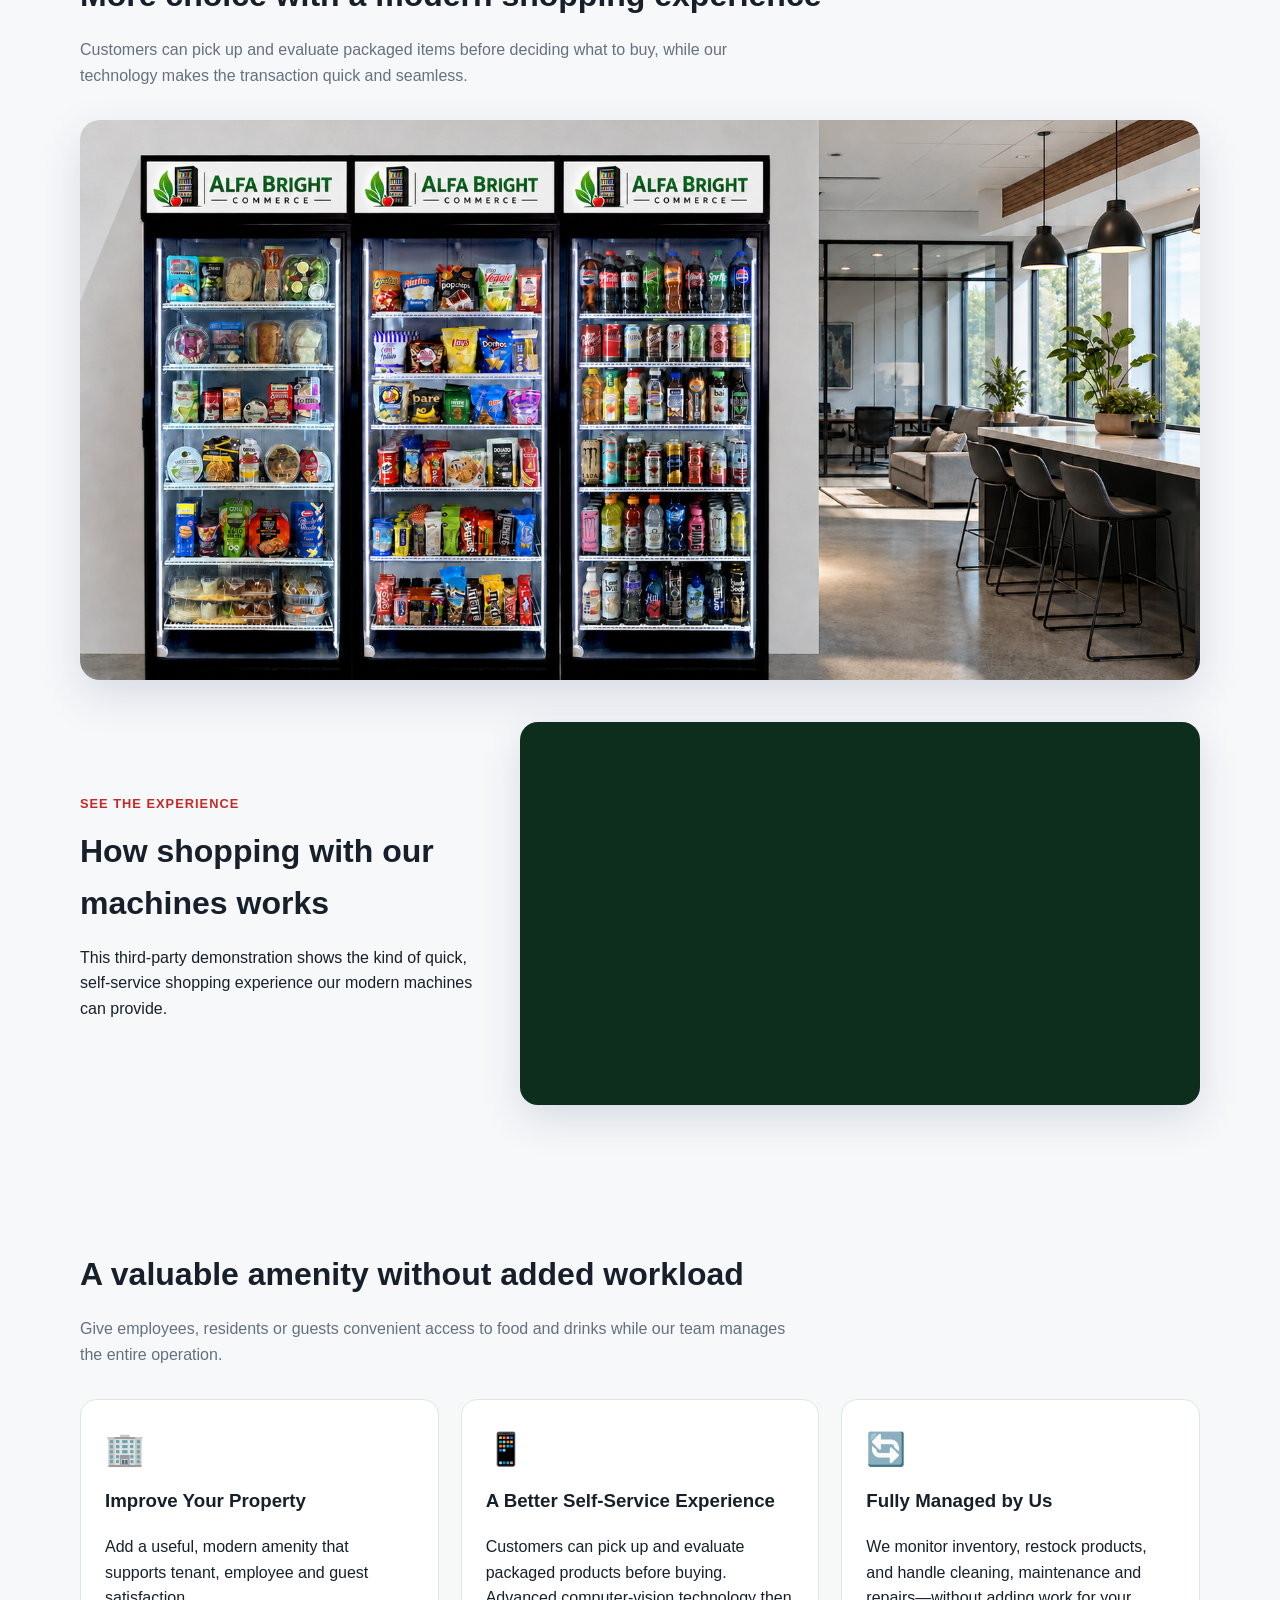
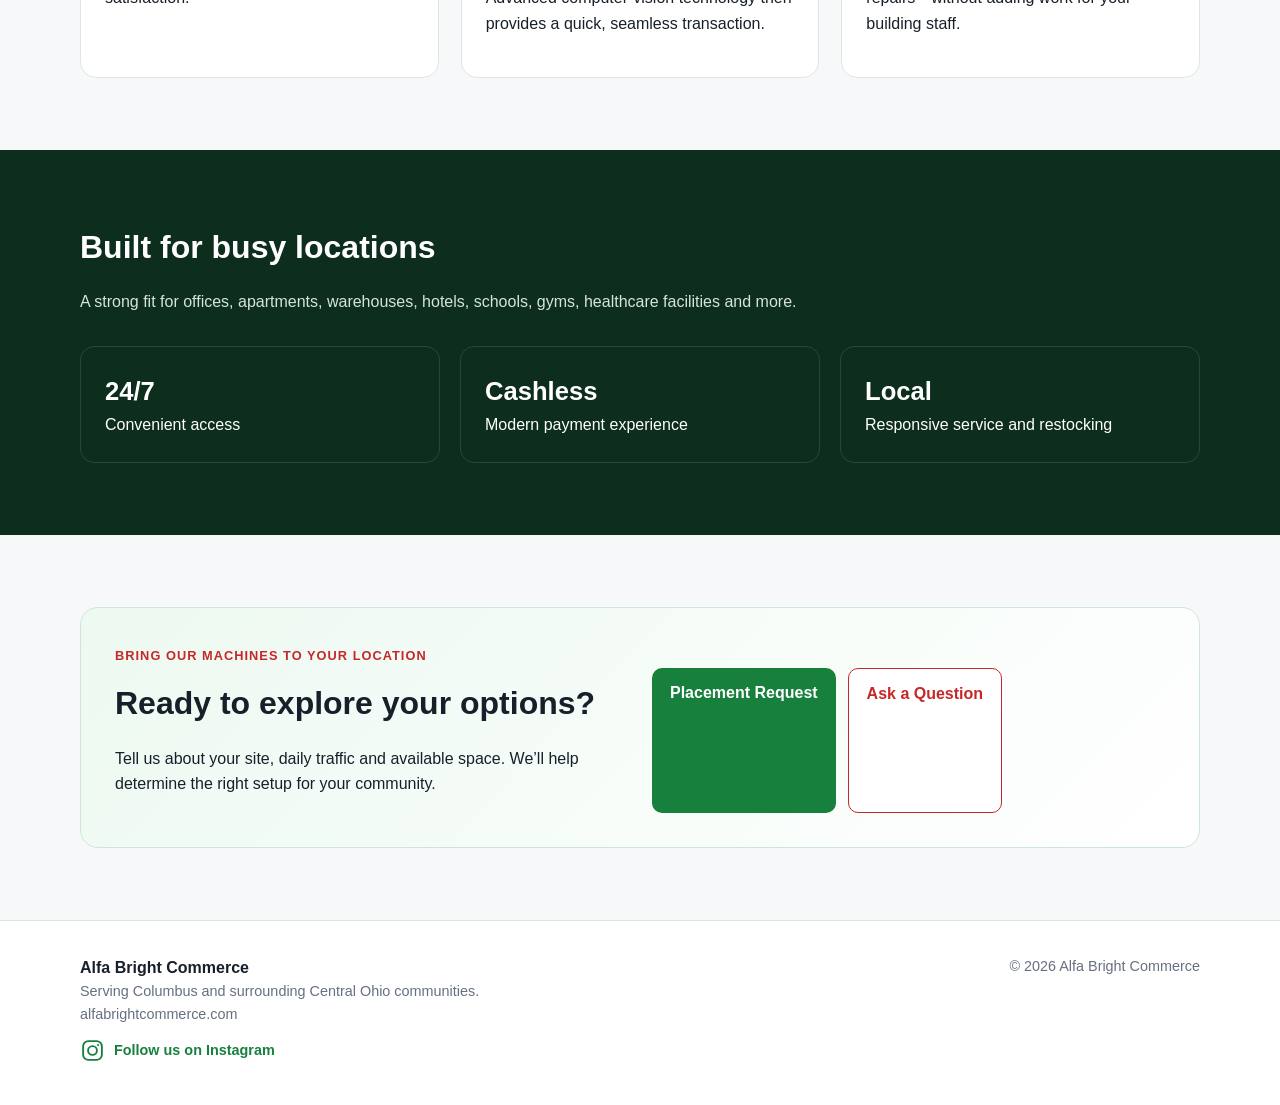
<file: why-machines.html>
<!doctype html><html lang="en"><head><meta charset="utf-8"><meta name="viewport" content="width=device-width,initial-scale=1"><title>Why Our Machines | Alfa Bright Commerce</title><meta http-equiv="refresh" content="0; url=index.html#why-our-machines"><link rel="canonical" href="index.html"><script>location.replace('index.html#why-our-machines')</script></head><body><p>This information is now on our <a href="index.html#why-our-machines">Home page</a>.</p></body></html>
</file>
<file: styles.css>
:root{--bg:#f7f8fa;--card:#fff;--text:#17202a;--muted:#657080;--accent:#17803d;--accent2:#0f5d30;--line:#dce8df;--success:#c62828;--red:#c62828;--max:1120px}
*{box-sizing:border-box}html{scroll-behavior:smooth;scroll-padding-top:90px}body{margin:0;font-family:Arial,Helvetica,sans-serif;background:var(--bg);color:var(--text);line-height:1.6}a{color:inherit;text-decoration:none}img{max-width:100%;display:block}.container{width:min(92%,var(--max));margin:auto}.site-header{position:sticky;top:0;z-index:20;background:rgba(255,255,255,.96);border-bottom:1px solid var(--line);backdrop-filter:blur(8px)}.nav{display:flex;align-items:center;justify-content:space-between;min-height:78px;gap:20px}.brand{display:flex;align-items:center}.brand img{display:block;width:auto;height:58px;object-fit:contain}.nav-links{display:flex;gap:18px;align-items:center}.nav-links a{font-size:.95rem;color:#344052}.nav-links a:hover{color:var(--red)}.btn{display:inline-block;background:var(--accent);color:white;padding:12px 18px;border-radius:10px;font-weight:700;border:0;cursor:pointer}.btn:hover{background:var(--accent2)}.btn.secondary{background:white;color:var(--red);border:1px solid var(--red)}.hero{padding:88px 0 68px;background:linear-gradient(135deg,#edf9f1,#fff8f7)}.hero-grid{display:grid;grid-template-columns:1.2fr .8fr;gap:48px;align-items:center}.eyebrow{display:inline-block;color:var(--red);font-weight:800;text-transform:uppercase;letter-spacing:.08em;font-size:.8rem;margin-bottom:12px}.hero h1{font-size:clamp(2.3rem,5vw,4.5rem);line-height:1.05;margin:0 0 18px}.hero p{font-size:1.12rem;color:var(--muted);max-width:680px}.hero-card{background:var(--card);border:1px solid var(--line);border-radius:18px;padding:28px;box-shadow:0 14px 40px rgba(20,50,90,.08)}.hero-card h3{margin-top:0}.checks{padding:0;list-style:none}.checks li{margin:10px 0}.checks li:before{content:'✓';color:var(--success);font-weight:800;margin-right:9px}.actions{display:flex;gap:12px;flex-wrap:wrap;margin-top:26px}.section{padding:72px 0}.section h2{font-size:2rem;margin:0 0 12px}.section-intro{color:var(--muted);max-width:720px;margin-bottom:32px}.grid-3{display:grid;grid-template-columns:repeat(3,1fr);gap:22px}.grid-2{display:grid;grid-template-columns:repeat(2,1fr);gap:24px}.card{background:var(--card);border:1px solid var(--line);border-radius:16px;padding:24px}.card h3{margin-top:0}.icon{font-size:2rem;margin-bottom:10px}.band{background:#0d2d1d;color:#fff}.band p{color:#d5e5da}.stats{display:grid;grid-template-columns:repeat(3,1fr);gap:20px}.stat{padding:24px;border:1px solid rgba(255,255,255,.12);border-radius:14px}.stat strong{display:block;font-size:1.6rem}.page-hero{padding:58px 0;background:#edf9f1}.page-hero h1{font-size:2.5rem;margin:0 0 10px}.page-hero p{color:var(--muted);max-width:700px}.location-card,.product-card{background:#fff;border:1px solid var(--line);border-radius:16px;padding:22px}.pill{display:inline-block;padding:6px 10px;border-radius:999px;background:#edf9f1;color:var(--accent);font-size:.78rem;font-weight:700}.product-grid{display:grid;grid-template-columns:repeat(4,1fr);gap:18px}.form{background:#fff;border:1px solid var(--line);border-radius:16px;padding:28px}.form-grid{display:grid;grid-template-columns:1fr 1fr;gap:18px}.field label{display:block;font-weight:700;margin-bottom:6px}.field input,.field textarea,.field select{width:100%;padding:12px 13px;border:1px solid #cfd5dd;border-radius:10px;font:inherit;background:#fff}.field textarea{min-height:130px;resize:vertical}.full{grid-column:1/-1}.note{font-size:.9rem;color:var(--muted)}.footer{padding:34px 0;border-top:1px solid var(--line);background:#fff}.footer-grid{display:flex;justify-content:space-between;gap:20px;flex-wrap:wrap}.small{font-size:.9rem;color:var(--muted)}.menu-btn{display:none;background:none;border:0;font-size:1.4rem}
.feature-list{display:grid;gap:14px;padding:0;list-style:none}.feature-list li{position:relative;padding-left:30px}.feature-list li:before{content:'✓';position:absolute;left:0;color:var(--success);font-weight:800}.steps{counter-reset:smart-step}.step{position:relative;padding:28px 24px 24px}.step:before{counter-increment:smart-step;content:counter(smart-step);display:grid;place-items:center;width:42px;height:42px;margin-bottom:16px;border-radius:50%;background:var(--accent);color:#fff;font-weight:800}.quote-band{text-align:center}.quote-band h2{max-width:850px;margin-left:auto;margin-right:auto}.cta-panel{background:linear-gradient(135deg,#edf9f1,#fff);border:1px solid #cfe6d6;border-radius:18px;padding:34px}.media-showcase{padding-top:42px}.smartmart-photo{width:100%;aspect-ratio:16/8;object-fit:cover;border-radius:20px;box-shadow:0 16px 45px rgba(20,50,90,.14)}.video-block{display:grid;grid-template-columns:.75fr 1.25fr;gap:32px;align-items:center;margin-top:42px}.video-frame{position:relative;aspect-ratio:16/9;overflow:hidden;border-radius:18px;background:#0d2d1d;box-shadow:0 14px 40px rgba(20,50,90,.14)}.video-frame iframe{position:absolute;inset:0;width:100%;height:100%;border:0}
.easy-section{background:linear-gradient(135deg,#08271a,#153f29)}.step-heading{text-align:center;max-width:680px;margin:0 auto 38px}.step-heading h2{font-size:clamp(2.2rem,4vw,3.1rem)}.step-heading p{font-size:1.05rem}.steps-showcase{position:relative}.steps-showcase .step{min-height:260px;padding:32px;text-align:center;border:1px solid rgba(255,255,255,.16);background:linear-gradient(180deg,#fff,#f1f6ff);box-shadow:0 18px 40px rgba(0,0,0,.2);transition:transform .2s ease,box-shadow .2s ease}.steps-showcase .step:hover{transform:translateY(-6px);box-shadow:0 24px 50px rgba(0,0,0,.28)}.steps-showcase .step:before{position:absolute;top:-18px;left:50%;transform:translateX(-50%);width:48px;height:48px;border:4px solid #123c27;box-shadow:0 5px 18px rgba(31,111,235,.35)}.steps-showcase .step-icon{display:grid;place-items:center;width:64px;height:64px;margin:22px auto 16px;border-radius:18px;background:#e8f7ed;color:var(--accent);font-size:2rem;font-weight:800}.steps-showcase h3{font-size:1.55rem;margin-bottom:8px}.steps-showcase p{color:var(--muted)}
.process-section{overflow:hidden;background:linear-gradient(180deg,#fff,#f3faf5)}.process-intro{text-align:center;max-width:680px;margin:0 auto 48px}.process-intro h2{font-size:clamp(2.15rem,4vw,3.25rem);line-height:1.1}.process-intro p{color:var(--muted);font-size:1.08rem}.process-flow{display:grid;grid-template-columns:1fr auto 1fr auto 1fr;gap:22px;align-items:center}.process-item{min-height:230px;padding:30px;border:1px solid #cfe6d6;border-radius:24px;background:rgba(255,255,255,.88);box-shadow:0 14px 35px rgba(31,72,125,.1)}.process-number{font-size:3.7rem;line-height:1;font-weight:900;letter-spacing:-.06em;color:#c7dfce}.process-label{display:block;margin-top:22px;color:var(--accent);font-size:.75rem;font-weight:800;text-transform:uppercase;letter-spacing:.12em}.process-item h3{margin:2px 0 5px;font-size:1.7rem}.process-item p{margin:0;color:var(--muted)}.process-arrow{display:grid;place-items:center;width:42px;height:42px;border-radius:50%;background:var(--accent);color:#fff;font-size:1.45rem;font-weight:800;box-shadow:0 8px 20px rgba(31,111,235,.28)}
.process-art{height:168px;margin:8px 0 20px;display:flex;align-items:center;justify-content:center}.phone-art{position:relative;width:104px;height:168px;margin:8px auto 20px;border:7px solid #173f2a;border-radius:22px;background:#173f2a;box-shadow:0 15px 25px rgba(23,50,91,.22)}.phone-speaker{position:absolute;top:6px;width:31px;height:4px;border-radius:4px;background:#607c69}.phone-screen{display:flex;flex-direction:column;align-items:center;justify-content:center;gap:6px;width:100%;height:100%;border-radius:14px;background:linear-gradient(150deg,#eaf4ff,#fff);color:#165b33}.phone-screen strong{font-size:.56rem;letter-spacing:.08em}.qr-shape{display:grid;place-items:center;width:58px;height:58px;border:4px solid var(--accent);border-radius:8px;background:#fff;color:var(--accent);font-size:2.7rem;line-height:1}.phone-home{position:absolute;bottom:4px;width:20px;height:3px;border-radius:4px;background:#789080}.product-art{position:relative;gap:14px;align-items:flex-end}.chip-bag{display:flex;flex-direction:column;align-items:center;justify-content:center;width:92px;height:128px;border-radius:12px 12px 18px 18px;background:linear-gradient(145deg,#ffca28,#ff8f00);color:#173f2a;box-shadow:0 14px 24px rgba(172,103,0,.22);transform:rotate(-6deg);clip-path:polygon(5% 0,95% 0,100% 8%,96% 92%,90% 100%,10% 100%,4% 92%,0 8%)}.chip-bag span{font-size:.9rem;font-weight:900}.chip-bag b{font-size:2.2rem;color:#fff}.soda-bottle{position:relative;display:flex;align-items:center;justify-content:center;width:58px;height:125px;border-radius:17px 17px 20px 20px;background:linear-gradient(90deg,#e53935,#ff6659,#c62828);color:#fff;box-shadow:0 14px 24px rgba(143,29,26,.2);transform:rotate(5deg)}.soda-bottle:before{content:'';position:absolute;top:-19px;width:29px;height:22px;border-radius:6px 6px 2px 2px;background:#e53935}.soda-bottle span{position:absolute;top:-24px;width:32px;height:7px;border-radius:3px;background:#25334a}.soda-bottle b{writing-mode:vertical-rl;font-size:.72rem;letter-spacing:.12em}.enjoy-art{position:relative}.enjoy-face{display:grid;place-items:center;width:130px;height:130px;border-radius:50%;background:linear-gradient(145deg,#3ed18f,#159f69);box-shadow:0 16px 28px rgba(31,143,95,.25)}.enjoy-face span{display:grid;place-items:center;width:68px;height:68px;border:6px solid #fff;border-radius:50%;color:#fff;font-size:2.8rem;font-weight:900}.spark{position:absolute;color:#ffb300;font-size:1.7rem}.spark.one{top:4px;left:25px}.spark.two{right:20px;bottom:6px}.process-copy{text-align:center}
.process-arrow{width:48px;height:48px;border:3px solid #fff;background:linear-gradient(145deg,#20a450,#126e35);box-shadow:0 9px 22px rgba(18,110,53,.3)}.process-arrow svg{width:25px;height:25px;fill:none;stroke:#fff;stroke-width:2.4;stroke-linecap:round;stroke-linejoin:round}
.product-photo{width:auto;height:172px;max-width:100%;object-fit:contain;filter:drop-shadow(0 14px 14px rgba(20,35,55,.2))}
.location-grid{display:grid;grid-template-columns:repeat(12,1fr);gap:20px}.location-grid .card{position:relative;overflow:hidden;min-height:220px;padding:26px;border-top:5px solid var(--accent);box-shadow:0 10px 28px rgba(18,74,39,.08);transition:transform .2s ease,box-shadow .2s ease}.location-grid .card:nth-child(-n+4){grid-column:span 3}.location-grid .card:nth-child(n+5){grid-column:span 3}.location-grid .card:nth-child(even){border-top-color:var(--red)}.location-grid .card:hover{transform:translateY(-5px);box-shadow:0 18px 38px rgba(18,74,39,.14)}.location-grid .icon{display:grid;place-items:center;width:54px;height:54px;border-radius:15px;background:#edf9f1;font-size:1.75rem}.location-grid .card:nth-child(even) .icon{background:#fff1f0}.location-grid h3{margin-top:14px}
.faq-layout{display:grid;grid-template-columns:.72fr 1.28fr;gap:46px;align-items:start}.faq-intro{position:sticky;top:110px}.faq-intro p{color:var(--muted);margin-bottom:24px}.faq-list{display:grid;gap:14px}.faq-list details{overflow:hidden;background:#fff;border:1px solid var(--line);border-left:5px solid var(--accent);border-radius:14px;box-shadow:0 8px 24px rgba(18,74,39,.07)}.faq-list details:nth-child(even){border-left-color:var(--red)}.faq-list summary{position:relative;padding:20px 56px 20px 22px;cursor:pointer;list-style:none;font-weight:800}.faq-list summary::-webkit-details-marker{display:none}.faq-list summary:after{content:'+';position:absolute;right:20px;top:50%;display:grid;place-items:center;width:28px;height:28px;border-radius:50%;background:#edf9f1;color:var(--accent);font-size:1.25rem;transform:translateY(-50%)}.faq-list details[open] summary:after{content:'−';background:#fff1f0;color:var(--red)}.faq-list details p{margin:0;padding:0 22px 22px;color:var(--muted)}.faq-link{color:var(--accent);font-weight:800;text-decoration:underline;text-underline-offset:3px}.faq-link:hover{color:var(--red)}.faq-actions{justify-content:center}
@media(max-width:1000px){.location-grid{grid-template-columns:repeat(2,1fr)}.location-grid .card:nth-child(n){grid-column:auto}}
@media(max-width:850px){.hero-grid,.grid-3,.grid-2,.stats,.product-grid,.form-grid,.video-block,.faq-layout{grid-template-columns:1fr}.faq-intro{position:static}.nav-links{display:none;position:absolute;top:78px;left:0;right:0;background:#fff;border-bottom:1px solid var(--line);padding:18px 4%;flex-direction:column;align-items:flex-start}.nav-links.open{display:flex}.menu-btn{display:block}.hero{padding-top:58px}.hero h1{font-size:2.6rem}.full{grid-column:auto}.smartmart-photo{aspect-ratio:4/3}.steps-showcase{gap:34px}.process-flow{grid-template-columns:1fr;gap:14px}.process-item{min-height:auto}.process-arrow{transform:rotate(90deg);margin:auto}}
.instagram-link{display:inline-flex;align-items:center;gap:9px;margin-top:12px;color:var(--accent);font-size:.9rem;font-weight:800}.instagram-link:hover{color:var(--red)}.instagram-link svg{width:25px;height:25px;fill:none;stroke:currentColor;stroke-width:1.8}.instagram-link .instagram-dot{fill:currentColor;stroke:none}
@media(max-width:600px){.location-grid{grid-template-columns:1fr}.location-grid .card:last-child{grid-column:auto;width:100%}}
</file>
